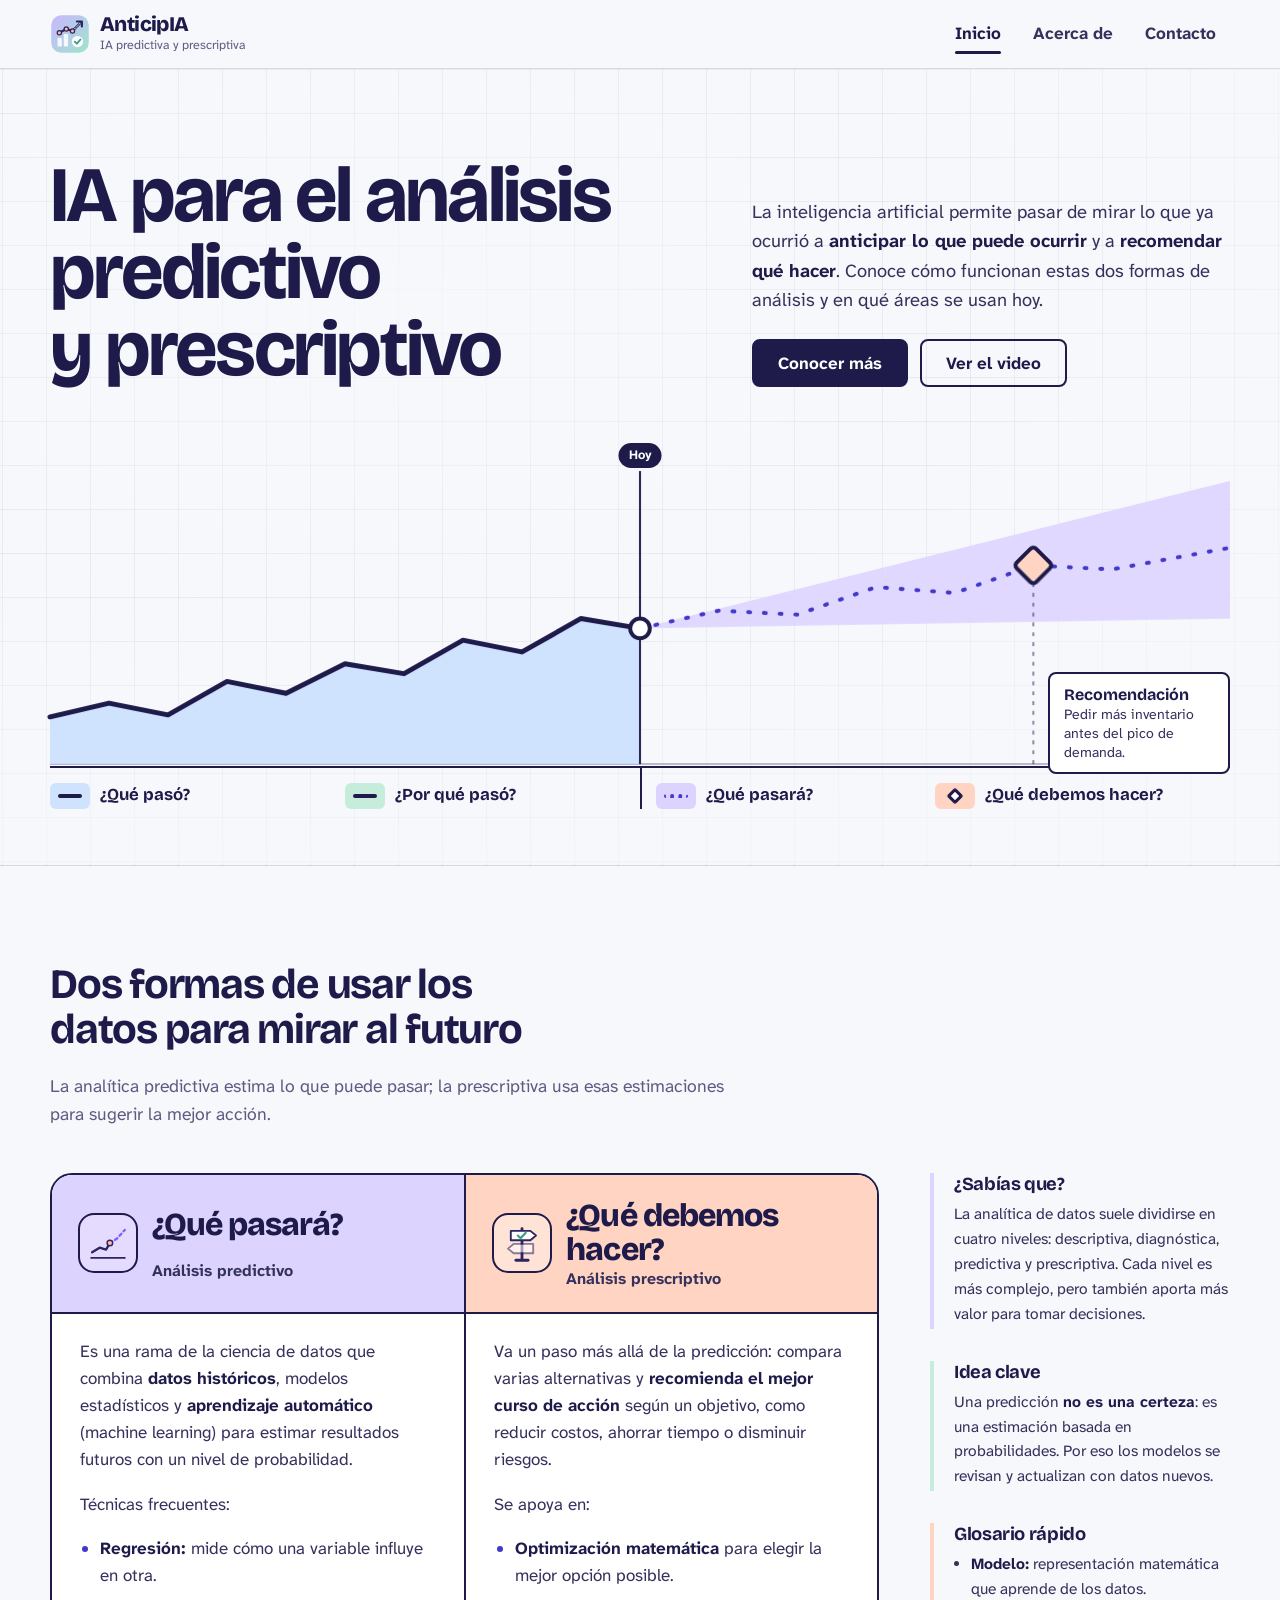
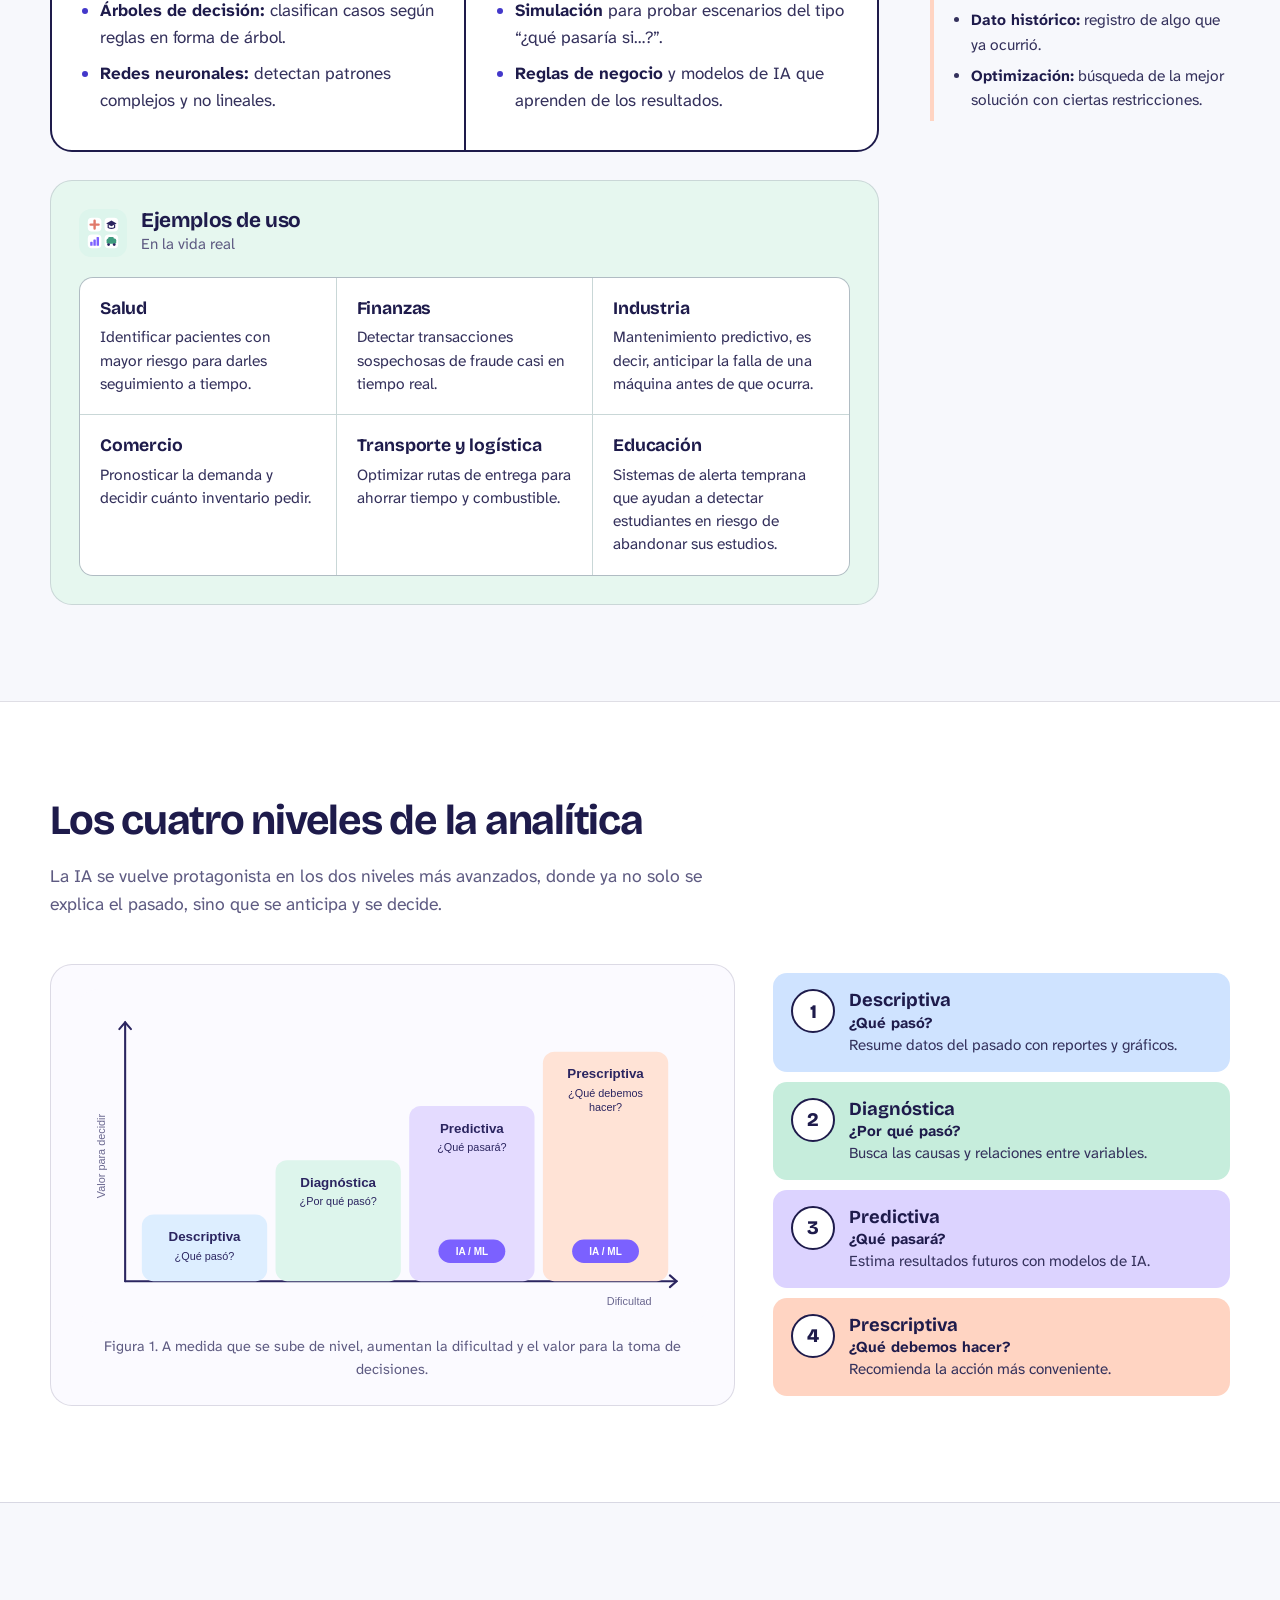
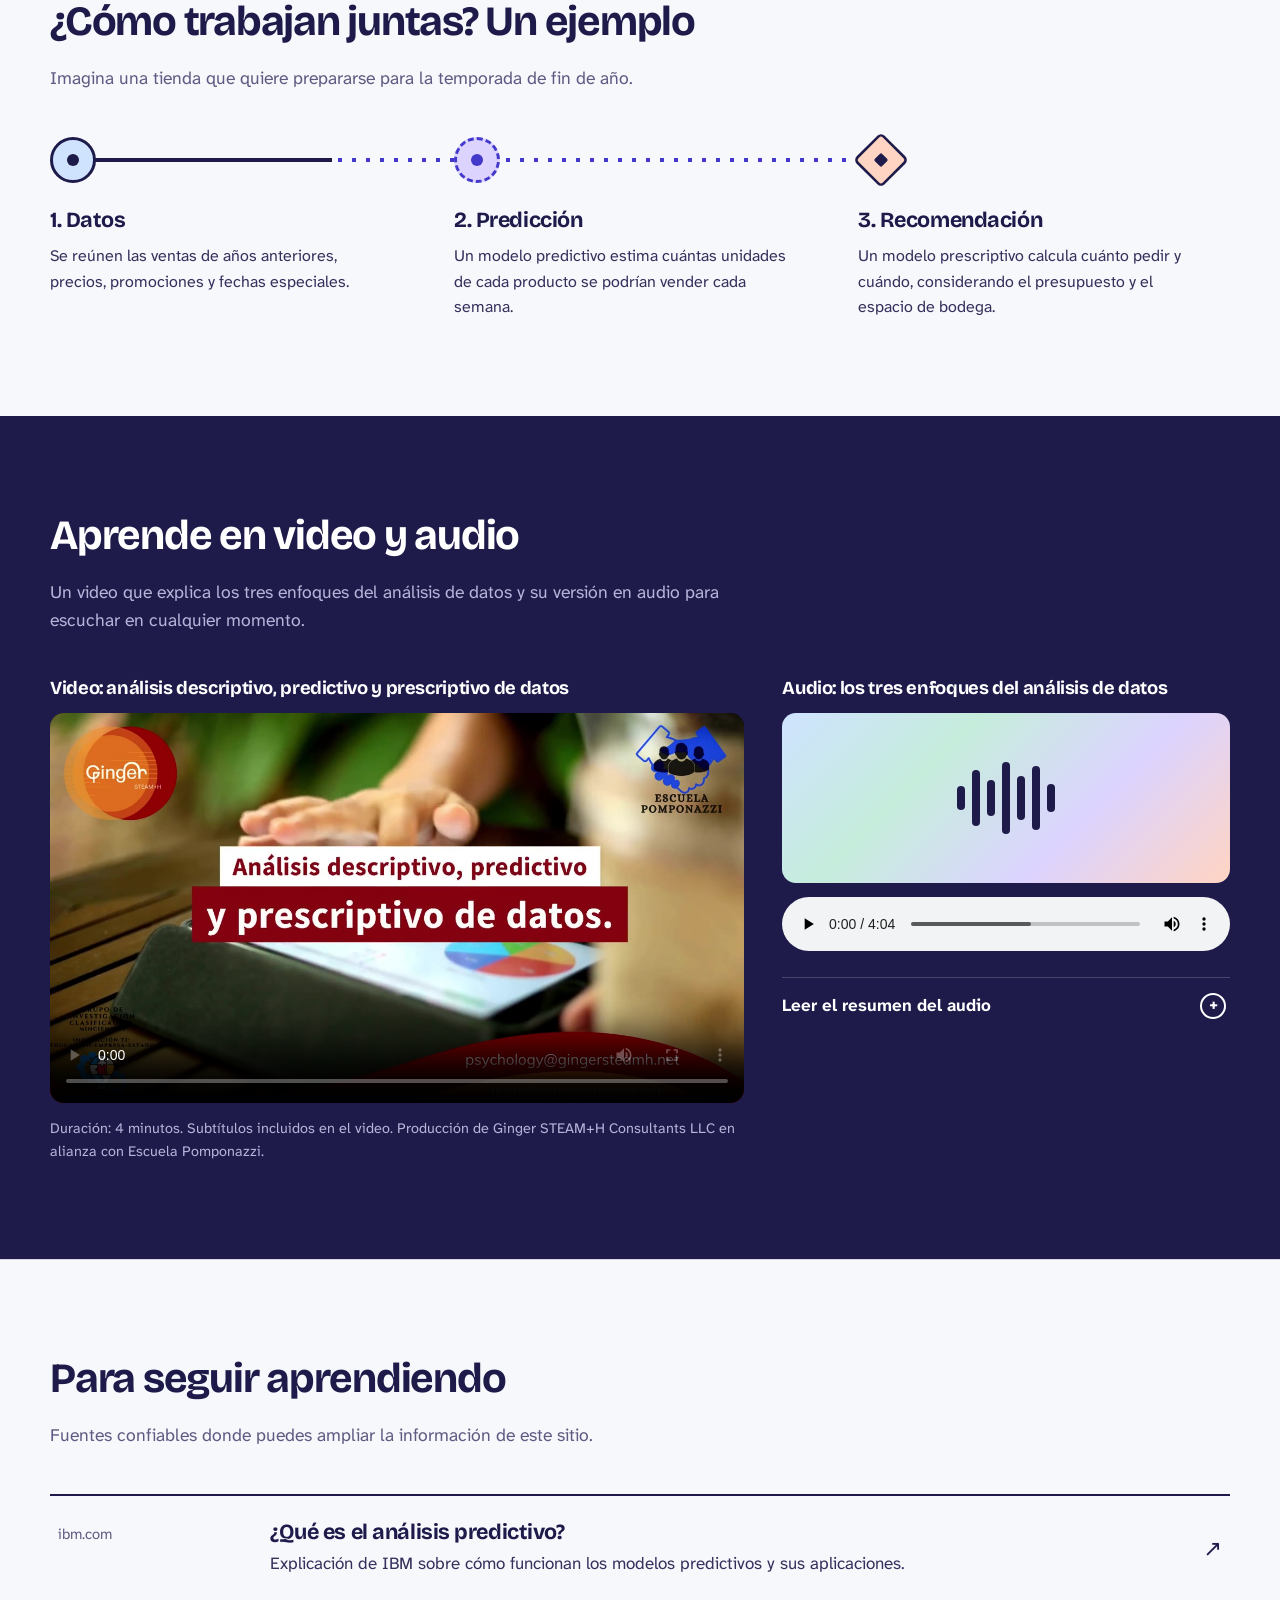
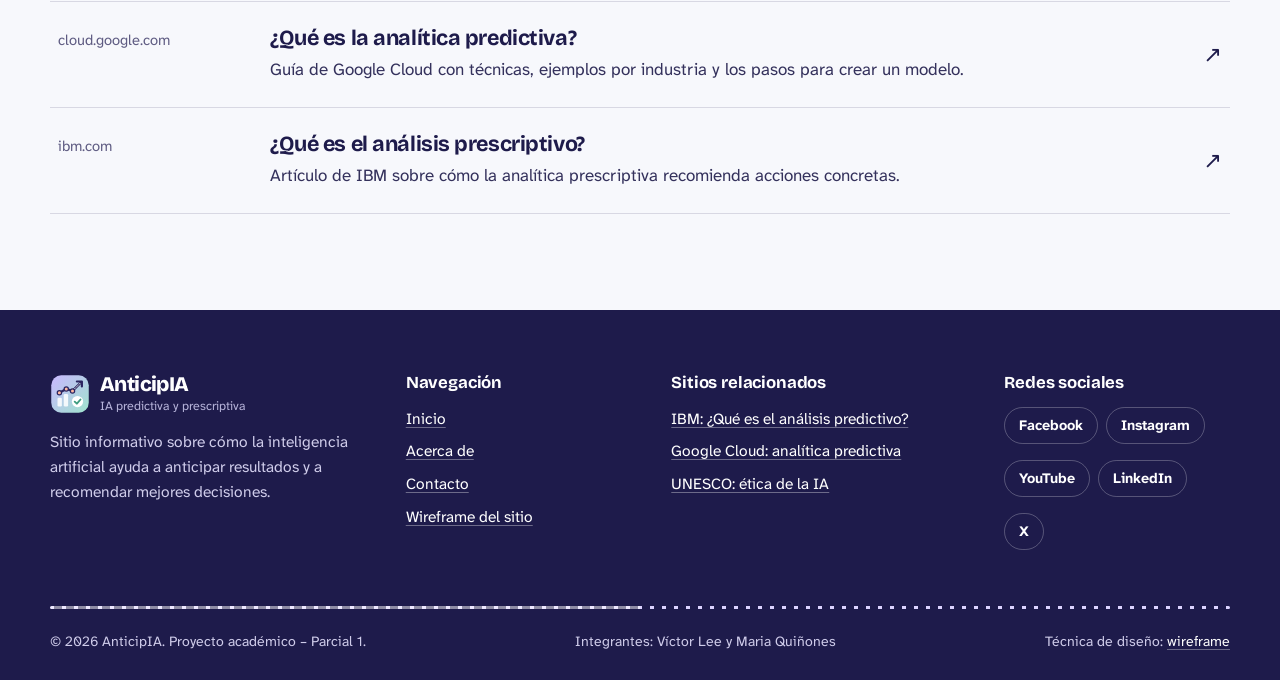
<file: index.html>
<!DOCTYPE html>
<html lang="es">
<head>
  <meta charset="UTF-8">
  <meta name="viewport" content="width=device-width, initial-scale=1.0">
  <meta name="description" content="Descubre cómo la inteligencia artificial predictiva y prescriptiva ayuda a anticipar resultados y tomar mejores decisiones.">
  <meta name="author" content="Víctor Lee y Maria Quiñones">
  <meta name="theme-color" content="#1E1B4B">
  <title>Inicio | AnticipIA - IA predictiva y prescriptiva</title>
  <link rel="icon" href="img/logo.svg" type="image/svg+xml">
  <link rel="preconnect" href="https://fonts.googleapis.com">
  <link rel="preconnect" href="https://fonts.gstatic.com" crossorigin>
  <link href="https://fonts.googleapis.com/css2?family=Atkinson+Hyperlegible+Next:ital,wght@0,400;0,700;1,400&amp;family=Bricolage+Grotesque:opsz,wght@12..96,500..800&amp;display=swap" rel="stylesheet">
  <link rel="stylesheet" href="css/estilos.css">
</head>
<body>
  <a class="saltar" href="#contenido">Saltar al contenido</a>

  <header class="encabezado">
    <div class="contenedor">
      <a class="marca" href="index.html" aria-label="AnticipIA, ir al inicio">
        <img src="img/logo.svg" alt="Logo de AnticipIA" width="40" height="40">
        <div>
          <strong>AnticipIA</strong>
          <span>IA predictiva y prescriptiva</span>
        </div>
      </a>
      <nav class="menu" aria-label="Menú principal">
        <ul>
          <li><a href="index.html" aria-current="page">Inicio</a></li>
          <li><a href="html/acerca.html">Acerca de</a></li>
          <li><a href="html/contacto.html">Contacto</a></li>
        </ul>
      </nav>
    </div>
  </header>

  <main id="contenido">
    <!-- Portada: el gráfico de pronóstico resume la idea del sitio -->
    <section class="portada" aria-labelledby="titulo-principal">
      <div class="contenedor">
        <div class="portada-texto">
          <h1 id="titulo-principal">IA para el análisis predictivo y prescriptivo</h1>
          <div>
            <p class="intro">
              La inteligencia artificial permite pasar de mirar lo que ya ocurrió a
              <strong>anticipar lo que puede ocurrir</strong> y a
              <strong>recomendar qué hacer</strong>. Conoce cómo funcionan estas dos
              formas de análisis y en qué áreas se usan hoy.
            </p>
            <div class="acciones">
              <a class="boton" href="html/acerca.html">Conocer más</a>
              <a class="boton secundario" href="#multimedia">Ver el video</a>
            </div>
          </div>
        </div>

        <figure class="pronostico">
          <span class="etiqueta-hoy" aria-hidden="true">Hoy</span>
          <svg viewBox="0 0 1200 300" role="img" aria-labelledby="graf-titulo graf-desc" preserveAspectRatio="xMidYMid meet">
            <title id="graf-titulo">Del pasado al futuro</title>
            <desc id="graf-desc">Gráfico de pronóstico: a la izquierda, una línea sólida con los datos históricos hasta hoy; a la derecha, una línea punteada con la predicción dentro de una banda de incertidumbre, y un rombo que marca el momento recomendado para actuar.</desc>
            <line class="base" x1="0" y1="298" x2="1200" y2="298"/>
            <polygon class="area-historica" points="0,298 0,250 60,236 120,248 180,214 240,226 300,196 360,206 420,172 480,184 540,150 600,160 600,298"/>
            <g class="futuro">
              <polygon class="banda" points="600,160 1200,10 1200,150"/>
              <polyline class="prediccion" points="600,160 680,142 760,146 840,118 920,124 1000,96 1080,100 1200,78"/>
              <line class="guia" x1="1000" y1="114" x2="1000" y2="298"/>
            </g>
            <line class="linea-hoy" x1="600" y1="0" x2="600" y2="298"/>
            <polyline class="historico" pathLength="1" points="0,250 60,236 120,248 180,214 240,226 300,196 360,206 420,172 480,184 540,150 600,160"/>
            <circle class="punto-hoy" cx="600" cy="160" r="10"/>
            <rect class="recomendacion" x="986" y="82" width="28" height="28" rx="4"/>
          </svg>
          <figcaption class="etiqueta-recomendacion">
            <strong>Recomendación</strong>
            Pedir más inventario antes del pico de demanda.
          </figcaption>
        </figure>

        <ul class="preguntas-clave" aria-label="Preguntas que responde la analítica">
          <li><span class="muestra cielo" aria-hidden="true"></span>¿Qué pasó?</li>
          <li><span class="muestra menta" aria-hidden="true"></span>¿Por qué pasó?</li>
          <li><span class="muestra lavanda" aria-hidden="true"></span>¿Qué pasará?</li>
          <li><span class="muestra durazno" aria-hidden="true"></span>¿Qué debemos hacer?</li>
        </ul>
      </div>
    </section>

    <!-- Conceptos clave: artículos + aside -->
    <section class="seccion" id="conceptos">
      <div class="contenedor">
        <header class="titulo-seccion">
          <h2>Dos formas de usar los datos para mirar al futuro</h2>
          <p>La analítica predictiva estima lo que puede pasar; la prescriptiva usa esas estimaciones para sugerir la mejor acción.</p>
        </header>

        <div class="con-aside">
          <div>
            <div class="comparacion">
              <article class="concepto predictivo">
                <header class="concepto-cabecera">
                  <img class="icono" src="img/icono-predictivo.svg" alt="" width="56" height="56">
                  <p class="concepto-pregunta">¿Qué pasará?</p>
                  <h3>Análisis predictivo</h3>
                </header>
                <div class="concepto-cuerpo">
                  <p>
                    Es una rama de la ciencia de datos que combina <strong>datos históricos</strong>,
                    modelos estadísticos y <strong>aprendizaje automático</strong> (machine learning)
                    para estimar resultados futuros con un nivel de probabilidad.
                  </p>
                  <p>Técnicas frecuentes:</p>
                  <ul>
                    <li><strong>Regresión:</strong> mide cómo una variable influye en otra.</li>
                    <li><strong>Árboles de decisión:</strong> clasifican casos según reglas en forma de árbol.</li>
                    <li><strong>Redes neuronales:</strong> detectan patrones complejos y no lineales.</li>
                  </ul>
                </div>
              </article>

              <article class="concepto prescriptivo">
                <header class="concepto-cabecera">
                  <img class="icono" src="img/icono-prescriptivo.svg" alt="" width="56" height="56">
                  <p class="concepto-pregunta">¿Qué debemos hacer?</p>
                  <h3>Análisis prescriptivo</h3>
                </header>
                <div class="concepto-cuerpo">
                  <p>
                    Va un paso más allá de la predicción: compara varias alternativas y
                    <strong>recomienda el mejor curso de acción</strong> según un objetivo,
                    como reducir costos, ahorrar tiempo o disminuir riesgos.
                  </p>
                  <p>Se apoya en:</p>
                  <ul>
                    <li><strong>Optimización matemática</strong> para elegir la mejor opción posible.</li>
                    <li><strong>Simulación</strong> para probar escenarios del tipo “¿qué pasaría si…?”.</li>
                    <li><strong>Reglas de negocio</strong> y modelos de IA que aprenden de los resultados.</li>
                  </ul>
                </div>
              </article>
            </div>

            <article class="ejemplos">
              <header class="ejemplos-cabecera">
                <img src="img/icono-ejemplos.svg" alt="" width="48" height="48">
                <div>
                  <h3>Ejemplos de uso</h3>
                  <p>En la vida real</p>
                </div>
              </header>
              <ul class="sectores">
                <li><strong>Salud</strong> Identificar pacientes con mayor riesgo para darles seguimiento a tiempo.</li>
                <li><strong>Finanzas</strong> Detectar transacciones sospechosas de fraude casi en tiempo real.</li>
                <li><strong>Industria</strong> Mantenimiento predictivo, es decir, anticipar la falla de una máquina antes de que ocurra.</li>
                <li><strong>Comercio</strong> Pronosticar la demanda y decidir cuánto inventario pedir.</li>
                <li><strong>Transporte y logística</strong> Optimizar rutas de entrega para ahorrar tiempo y combustible.</li>
                <li><strong>Educación</strong> Sistemas de alerta temprana que ayudan a detectar estudiantes en riesgo de abandonar sus estudios.</li>
              </ul>
            </article>
          </div>

          <aside class="lateral" aria-label="Datos complementarios">
            <section class="nota lavanda">
              <h3>¿Sabías que?</h3>
              <p>La analítica de datos suele dividirse en cuatro niveles: descriptiva, diagnóstica, predictiva y prescriptiva. Cada nivel es más complejo, pero también aporta más valor para tomar decisiones.</p>
            </section>
            <section class="nota menta">
              <h3>Idea clave</h3>
              <p>Una predicción <strong>no es una certeza</strong>: es una estimación basada en probabilidades. Por eso los modelos se revisan y actualizan con datos nuevos.</p>
            </section>
            <section class="nota durazno">
              <h3>Glosario rápido</h3>
              <ul>
                <li><strong>Modelo:</strong> representación matemática que aprende de los datos.</li>
                <li><strong>Dato histórico:</strong> registro de algo que ya ocurrió.</li>
                <li><strong>Optimización:</strong> búsqueda de la mejor solución con ciertas restricciones.</li>
              </ul>
            </section>
          </aside>
        </div>
      </div>
    </section>

    <!-- Niveles de la analítica -->
    <section class="seccion blanca" id="niveles">
      <div class="contenedor">
        <header class="titulo-seccion">
          <h2>Los cuatro niveles de la analítica</h2>
          <p>La IA se vuelve protagonista en los dos niveles más avanzados, donde ya no solo se explica el pasado, sino que se anticipa y se decide.</p>
        </header>

        <div class="niveles-cuerpo">
        <figure class="figura">
          <img src="img/escalera-analitica.svg" alt="Escalera con los niveles descriptivo, diagnóstico, predictivo y prescriptivo; a mayor nivel, mayor dificultad y mayor valor" width="760" height="400">
          <figcaption>Figura 1. A medida que se sube de nivel, aumentan la dificultad y el valor para la toma de decisiones.</figcaption>
        </figure>

        <ol class="niveles">
          <li class="fondo-cielo"><strong>Descriptiva</strong> <em>¿Qué pasó?</em> <span>Resume datos del pasado con reportes y gráficos.</span></li>
          <li class="fondo-menta"><strong>Diagnóstica</strong> <em>¿Por qué pasó?</em> <span>Busca las causas y relaciones entre variables.</span></li>
          <li class="fondo-lavanda"><strong>Predictiva</strong> <em>¿Qué pasará?</em> <span>Estima resultados futuros con modelos de IA.</span></li>
          <li class="fondo-durazno"><strong>Prescriptiva</strong> <em>¿Qué debemos hacer?</em> <span>Recomienda la acción más conveniente.</span></li>
        </ol>
        </div>
      </div>
    </section>

    <!-- Ejemplo paso a paso -->
    <section class="seccion" id="ejemplo">
      <div class="contenedor">
        <header class="titulo-seccion">
          <h2>¿Cómo trabajan juntas? Un ejemplo</h2>
          <p>Imagina una tienda que quiere prepararse para la temporada de fin de año.</p>
        </header>
        <article>
          <ol class="pasos">
            <li>
              <span class="paso-marca" aria-hidden="true"></span>
              <strong>1. Datos</strong>
              <p>Se reúnen las ventas de años anteriores, precios, promociones y fechas especiales.</p>
            </li>
            <li>
              <span class="paso-marca" aria-hidden="true"></span>
              <strong>2. Predicción</strong>
              <p>Un modelo predictivo estima cuántas unidades de cada producto se podrían vender cada semana.</p>
            </li>
            <li>
              <span class="paso-marca" aria-hidden="true"></span>
              <strong>3. Recomendación</strong>
              <p>Un modelo prescriptivo calcula cuánto pedir y cuándo, considerando el presupuesto y el espacio de bodega.</p>
            </li>
          </ol>
        </article>
      </div>
    </section>

    <!-- Multimedia -->
    <section class="seccion oscura" id="multimedia">
      <div class="contenedor">
        <header class="titulo-seccion">
          <h2>Aprende en video y audio</h2>
          <p>Un video que explica los tres enfoques del análisis de datos y su versión en audio para escuchar en cualquier momento.</p>
        </header>

        <div class="multimedia">
          <article class="medio">
            <h3>Video: análisis descriptivo, predictivo y prescriptivo de datos</h3>
            <video controls preload="metadata" poster="img/poster-video.jpg" width="1280" height="720">
              <source src="img/media/video-ia-predictiva-prescriptiva.mp4" type="video/mp4">
              Tu navegador no puede reproducir video HTML5.
            </video>
            <p class="nota-video">Duración: 4 minutos. Subtítulos incluidos en el video. Producción de Ginger STEAM+H Consultants LLC en alianza con Escuela Pomponazzi.</p>
          </article>

          <article class="medio">
            <h3>Audio: los tres enfoques del análisis de datos</h3>
            <div class="reproductor-audio" aria-hidden="true">
              <div class="ondas"><span></span><span></span><span></span><span></span><span></span><span></span><span></span></div>
            </div>
            <audio controls preload="metadata">
              <source src="img/media/audio-analisis-de-datos.mp3" type="audio/mpeg">
              Tu navegador no puede reproducir audio HTML5.
            </audio>
            <details>
              <summary>Leer el resumen del audio</summary>
              <p><strong>Descriptivo:</strong> es el punto de partida. Resume los datos con estadísticas como medias, medianas y desviaciones estándar, usa gráficos (histogramas, barras, dispersión) para ver patrones y detecta valores atípicos para entender el estado actual.</p>
              <p><strong>Predictivo:</strong> usa algoritmos y técnicas estadísticas para predecir eventos o tendencias a partir de datos históricos; valida los modelos con datos de prueba y aplica análisis de series temporales y segmentación de clientes.</p>
              <p><strong>Prescriptivo:</strong> va un paso más allá y recomienda acciones concretas mediante optimización, aprendizaje automático, simulación de escenarios y recomendaciones personalizadas.</p>
              <p>Juntos, los tres enfoques permiten comprender el presente, anticipar el futuro y tomar decisiones informadas.</p>
            </details>
          </article>
        </div>
      </div>
    </section>

    <!-- Enlaces externos -->
    <section class="seccion" id="recursos">
      <div class="contenedor">
        <header class="titulo-seccion">
          <h2>Para seguir aprendiendo</h2>
          <p>Fuentes confiables donde puedes ampliar la información de este sitio.</p>
        </header>
        <ul class="recursos">
          <li>
            <a href="https://www.ibm.com/think/topics/predictive-analytics" target="_blank" rel="noopener noreferrer">
              <span class="dominio">ibm.com</span>
              <strong>¿Qué es el análisis predictivo?</strong>
              <span class="descripcion">Explicación de IBM sobre cómo funcionan los modelos predictivos y sus aplicaciones.</span>
              <span class="externo" aria-hidden="true">↗</span>
              <span class="solo-lector">(se abre en otra pestaña)</span>
            </a>
          </li>
          <li>
            <a href="https://cloud.google.com/learn/what-is-predictive-analytics?hl=es-419" target="_blank" rel="noopener noreferrer">
              <span class="dominio">cloud.google.com</span>
              <strong>¿Qué es la analítica predictiva?</strong>
              <span class="descripcion">Guía de Google Cloud con técnicas, ejemplos por industria y los pasos para crear un modelo.</span>
              <span class="externo" aria-hidden="true">↗</span>
              <span class="solo-lector">(se abre en otra pestaña)</span>
            </a>
          </li>
          <li>
            <a href="https://www.ibm.com/think/topics/prescriptive-analytics" target="_blank" rel="noopener noreferrer">
              <span class="dominio">ibm.com</span>
              <strong>¿Qué es el análisis prescriptivo?</strong>
              <span class="descripcion">Artículo de IBM sobre cómo la analítica prescriptiva recomienda acciones concretas.</span>
              <span class="externo" aria-hidden="true">↗</span>
              <span class="solo-lector">(se abre en otra pestaña)</span>
            </a>
          </li>
        </ul>
      </div>
    </section>
  </main>

  <footer class="pie">
    <div class="contenedor">
      <div class="pie-columnas">
        <section>
          <a class="marca" href="index.html">
            <img src="img/logo.svg" alt="" width="40" height="40">
            <div>
              <strong>AnticipIA</strong>
              <span>IA predictiva y prescriptiva</span>
            </div>
          </a>
          <p>Sitio informativo sobre cómo la inteligencia artificial ayuda a anticipar resultados y a recomendar mejores decisiones.</p>
        </section>

        <nav aria-label="Navegación del pie">
          <h2>Navegación</h2>
          <ul>
            <li><a href="index.html">Inicio</a></li>
            <li><a href="html/acerca.html">Acerca de</a></li>
            <li><a href="html/contacto.html">Contacto</a></li>
            <li><a href="html/wireframe.html">Wireframe del sitio</a></li>
          </ul>
        </nav>

        <section>
          <h2>Sitios relacionados</h2>
          <ul>
            <li><a href="https://www.ibm.com/think/topics/predictive-analytics" target="_blank" rel="noopener noreferrer">IBM: ¿Qué es el análisis predictivo?</a></li>
            <li><a href="https://cloud.google.com/learn/what-is-predictive-analytics?hl=es-419" target="_blank" rel="noopener noreferrer">Google Cloud: analítica predictiva</a></li>
            <li><a href="https://www.unesco.org/en/artificial-intelligence/recommendation-ethics" target="_blank" rel="noopener noreferrer">UNESCO: ética de la IA</a></li>
          </ul>
        </section>

        <section>
          <h2>Redes sociales</h2>
          <ul class="redes-lista">
            <li><a href="https://www.facebook.com/" target="_blank" rel="noopener noreferrer">Facebook</a></li>
            <li><a href="https://www.instagram.com/" target="_blank" rel="noopener noreferrer">Instagram</a></li>
            <li><a href="https://www.youtube.com/" target="_blank" rel="noopener noreferrer">YouTube</a></li>
            <li><a href="https://www.linkedin.com/" target="_blank" rel="noopener noreferrer">LinkedIn</a></li>
            <li><a href="https://x.com/" target="_blank" rel="noopener noreferrer">X</a></li>
          </ul>
        </section>
      </div>

      <div class="pie-inferior">
        <p>&copy; 2026 AnticipIA. Proyecto académico &ndash; Parcial 1.</p>
        <p>Integrantes: Víctor Lee y Maria Quiñones</p>
        <p>Técnica de diseño: <a href="html/wireframe.html">wireframe</a></p>
      </div>
    </div>
  </footer>
</body>
</html>
</file>
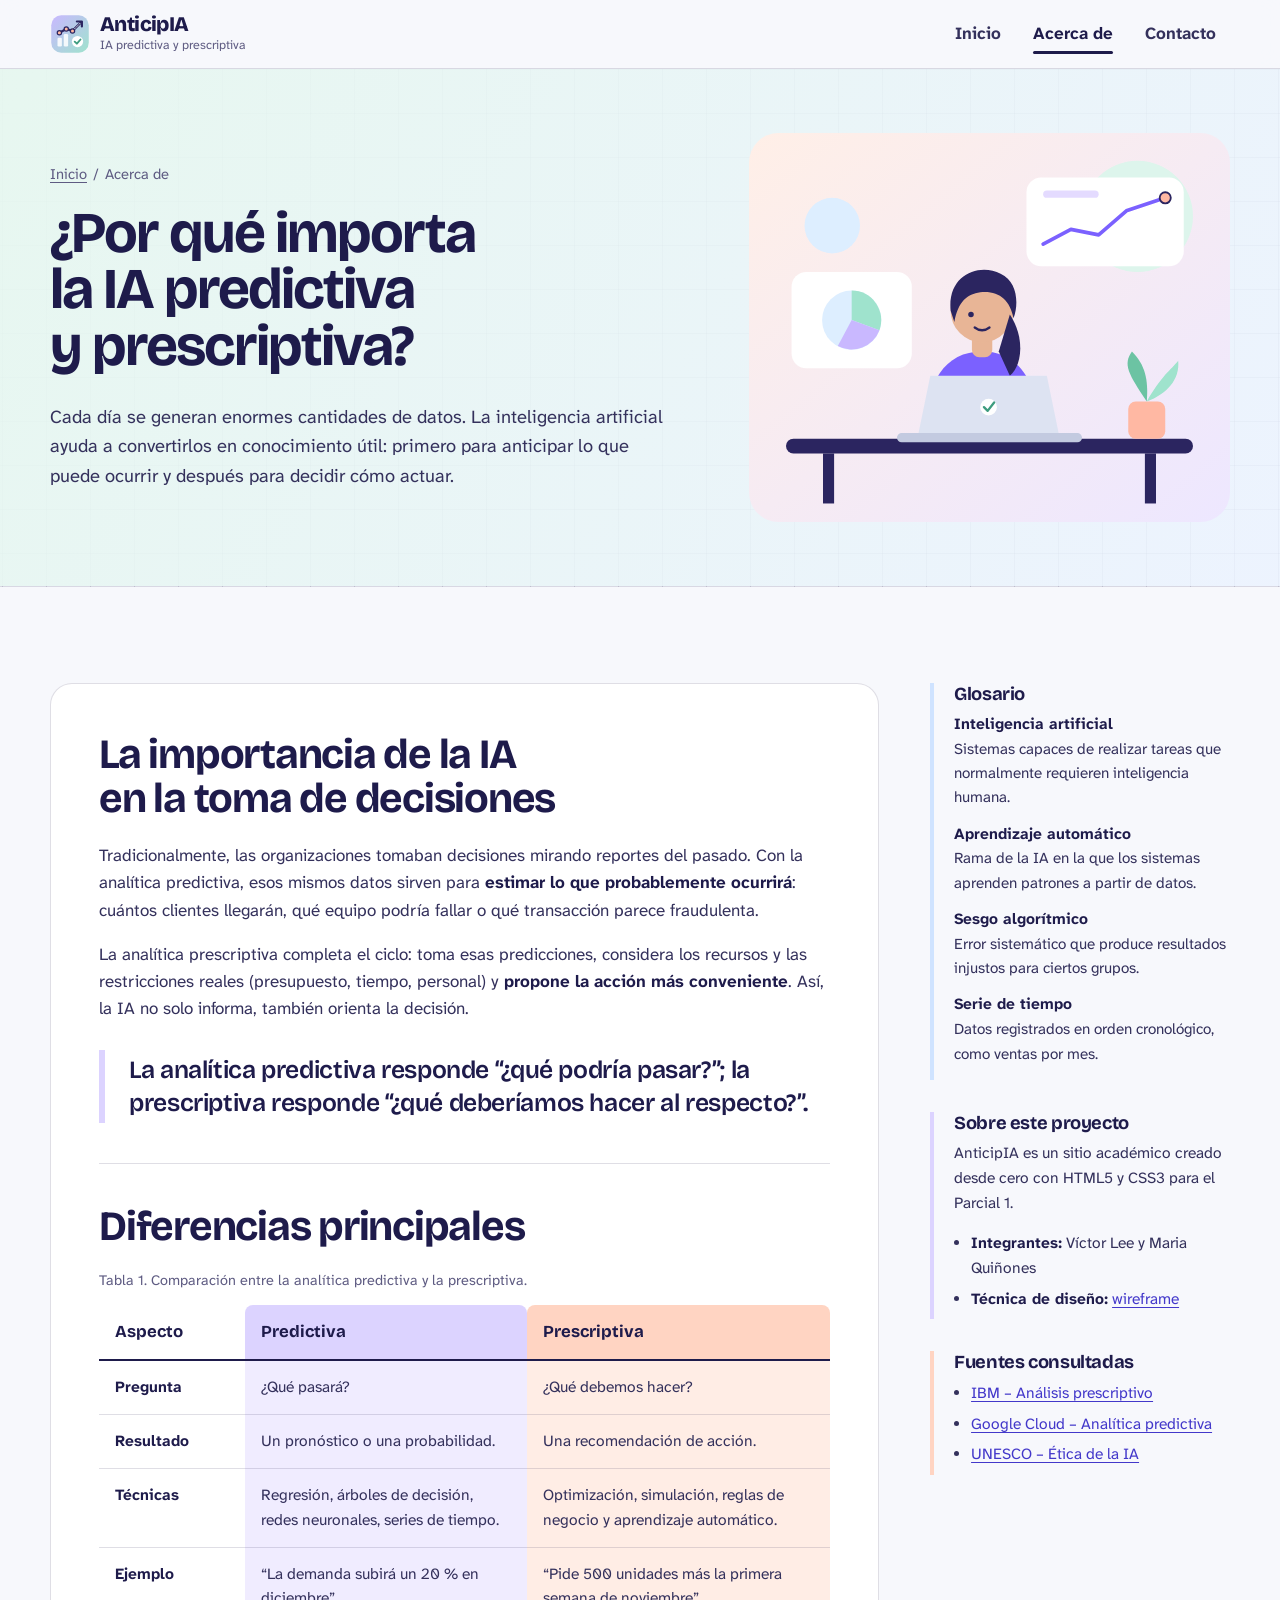
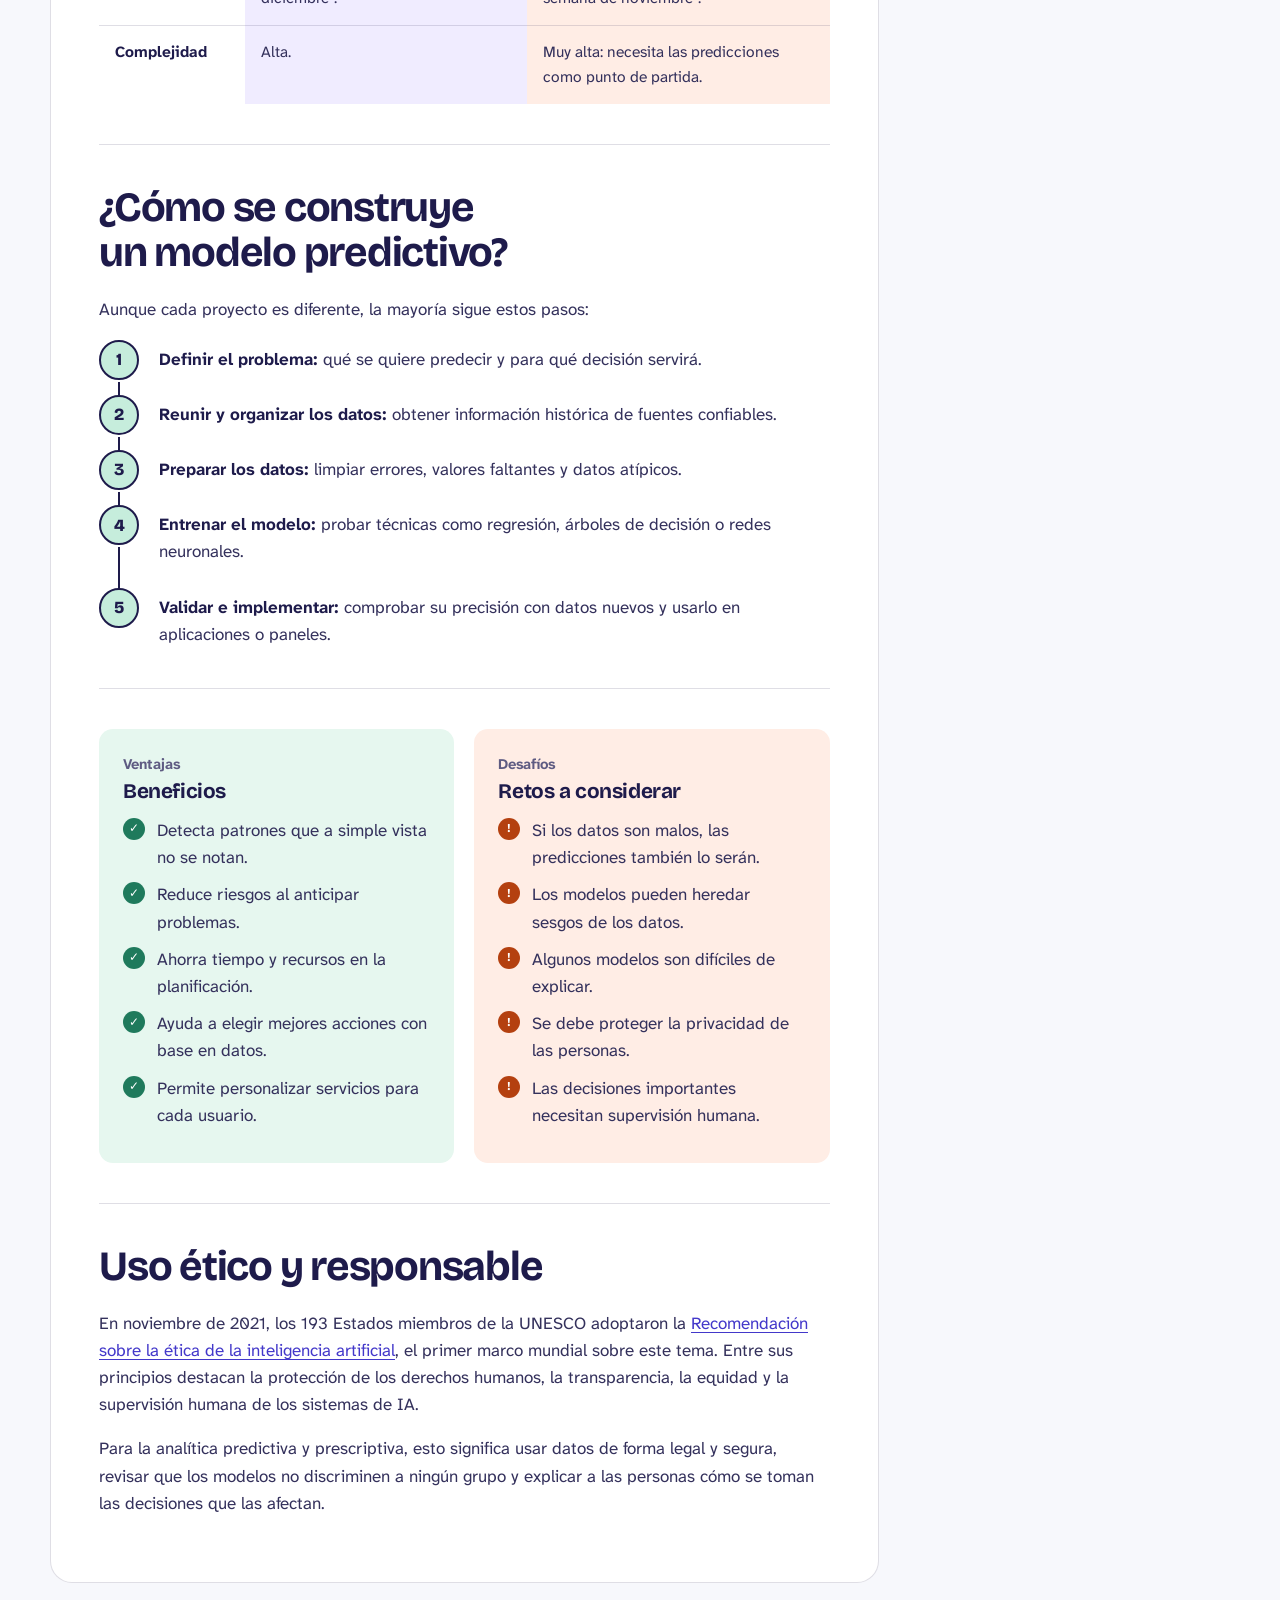
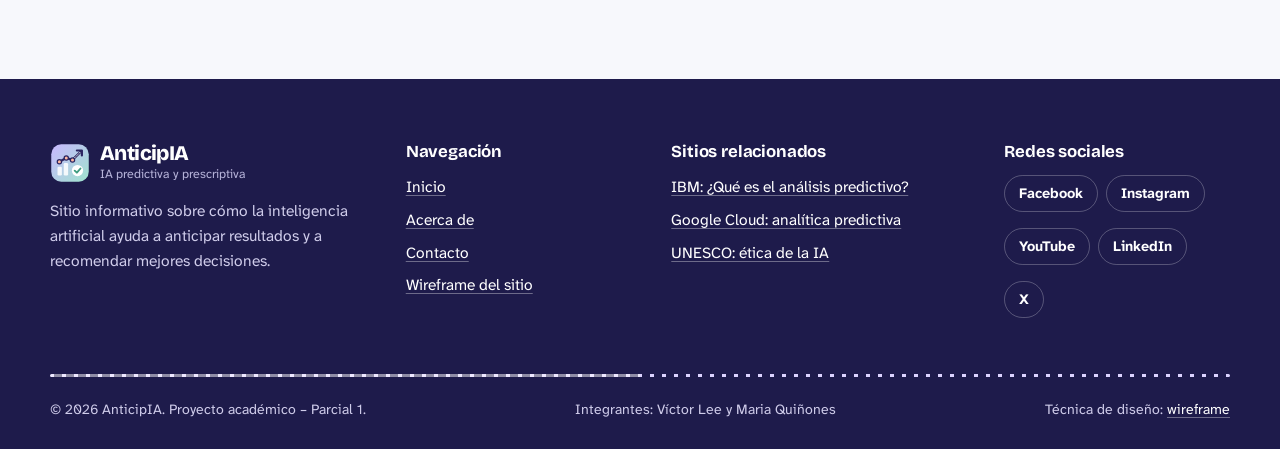
<file: html/acerca.html>
<!DOCTYPE html>
<html lang="es">
<head>
  <meta charset="UTF-8">
  <meta name="viewport" content="width=device-width, initial-scale=1.0">
  <meta name="description" content="Importancia, diferencias, proceso, ventajas y ética de la IA predictiva y prescriptiva.">
  <meta name="author" content="Víctor Lee y Maria Quiñones">
  <meta name="theme-color" content="#1E1B4B">
  <title>Acerca de | AnticipIA</title>
  <link rel="icon" href="../img/logo.svg" type="image/svg+xml">
  <link rel="preconnect" href="https://fonts.googleapis.com">
  <link rel="preconnect" href="https://fonts.gstatic.com" crossorigin>
  <link href="https://fonts.googleapis.com/css2?family=Atkinson+Hyperlegible+Next:ital,wght@0,400;0,700;1,400&amp;family=Bricolage+Grotesque:opsz,wght@12..96,500..800&amp;display=swap" rel="stylesheet">
  <link rel="stylesheet" href="../css/estilos.css">
</head>
<body>
  <a class="saltar" href="#contenido">Saltar al contenido</a>

  <header class="encabezado">
    <div class="contenedor">
      <a class="marca" href="../index.html" aria-label="AnticipIA, ir al inicio">
        <img src="../img/logo.svg" alt="Logo de AnticipIA" width="40" height="40">
        <div>
          <strong>AnticipIA</strong>
          <span>IA predictiva y prescriptiva</span>
        </div>
      </a>
      <nav class="menu" aria-label="Menú principal">
        <ul>
          <li><a href="../index.html">Inicio</a></li>
          <li><a href="acerca.html" aria-current="page">Acerca de</a></li>
          <li><a href="contacto.html">Contacto</a></li>
        </ul>
      </nav>
    </div>
  </header>

  <main id="contenido">
    <section class="portada interna menta">
      <div class="contenedor">
        <div>
          <nav aria-label="Ruta de navegación"><p class="migas"><a href="../index.html">Inicio</a><span aria-hidden="true">/</span>Acerca de</p></nav>
          <h1>¿Por qué importa la IA predictiva y prescriptiva?</h1>
          <p class="intro">Cada día se generan enormes cantidades de datos. La inteligencia artificial ayuda a convertirlos en conocimiento útil: primero para anticipar lo que puede ocurrir y después para decidir cómo actuar.</p>
        </div>
        <figure>
          <img src="../img/persona-datos.svg" alt="Ilustración de una analista trabajando en su computadora con gráficas y predicciones a su alrededor" width="520" height="420">
        </figure>
      </div>
    </section>

    <section class="seccion">
      <div class="contenedor con-aside">
        <div class="hoja">
          <!-- Importancia -->
          <article class="bloque" id="importancia">
            <h2>La importancia de la IA en la toma de decisiones</h2>
            <p>
              Tradicionalmente, las organizaciones tomaban decisiones mirando reportes del pasado.
              Con la analítica predictiva, esos mismos datos sirven para <strong>estimar lo que
              probablemente ocurrirá</strong>: cuántos clientes llegarán, qué equipo podría fallar o
              qué transacción parece fraudulenta.
            </p>
            <p>
              La analítica prescriptiva completa el ciclo: toma esas predicciones, considera los
              recursos y las restricciones reales (presupuesto, tiempo, personal) y
              <strong>propone la acción más conveniente</strong>. Así, la IA no solo informa,
              también orienta la decisión.
            </p>
            <blockquote>
              La analítica predictiva responde “¿qué podría pasar?”; la prescriptiva responde “¿qué deberíamos hacer al respecto?”.
            </blockquote>
          </article>

          <!-- Comparación -->
          <article class="bloque ancho" id="diferencias">
            <h2>Diferencias principales</h2>
            <div class="tabla-contenedor">
              <table>
                <caption>Tabla 1. Comparación entre la analítica predictiva y la prescriptiva.</caption>
                <thead>
                  <tr>
                    <th scope="col">Aspecto</th>
                    <th scope="col">Predictiva</th>
                    <th scope="col">Prescriptiva</th>
                  </tr>
                </thead>
                <tbody>
                  <tr>
                    <th scope="row">Pregunta</th>
                    <td>¿Qué pasará?</td>
                    <td>¿Qué debemos hacer?</td>
                  </tr>
                  <tr>
                    <th scope="row">Resultado</th>
                    <td>Un pronóstico o una probabilidad.</td>
                    <td>Una recomendación de acción.</td>
                  </tr>
                  <tr>
                    <th scope="row">Técnicas</th>
                    <td>Regresión, árboles de decisión, redes neuronales, series de tiempo.</td>
                    <td>Optimización, simulación, reglas de negocio y aprendizaje automático.</td>
                  </tr>
                  <tr>
                    <th scope="row">Ejemplo</th>
                    <td>“La demanda subirá un 20&nbsp;% en diciembre”.</td>
                    <td>“Pide 500 unidades más la primera semana de noviembre”.</td>
                  </tr>
                  <tr>
                    <th scope="row">Complejidad</th>
                    <td>Alta.</td>
                    <td>Muy alta: necesita las predicciones como punto de partida.</td>
                  </tr>
                </tbody>
              </table>
            </div>
          </article>

          <!-- Proceso -->
          <article class="bloque" id="proceso">
            <h2>¿Cómo se construye un modelo predictivo?</h2>
            <p>Aunque cada proyecto es diferente, la mayoría sigue estos pasos:</p>
            <ol class="lista-proceso">
              <li><strong>Definir el problema:</strong> qué se quiere predecir y para qué decisión servirá.</li>
              <li><strong>Reunir y organizar los datos:</strong> obtener información histórica de fuentes confiables.</li>
              <li><strong>Preparar los datos:</strong> limpiar errores, valores faltantes y datos atípicos.</li>
              <li><strong>Entrenar el modelo:</strong> probar técnicas como regresión, árboles de decisión o redes neuronales.</li>
              <li><strong>Validar e implementar:</strong> comprobar su precisión con datos nuevos y usarlo en aplicaciones o paneles.</li>
            </ol>
          </article>

          <!-- Ventajas y desafíos -->
          <div class="duo">
            <article class="columna ventajas">
              <p class="columna-tipo">Ventajas</p>
              <h3>Beneficios</h3>
              <ul class="lista-check">
                <li>Detecta patrones que a simple vista no se notan.</li>
                <li>Reduce riesgos al anticipar problemas.</li>
                <li>Ahorra tiempo y recursos en la planificación.</li>
                <li>Ayuda a elegir mejores acciones con base en datos.</li>
                <li>Permite personalizar servicios para cada usuario.</li>
              </ul>
            </article>
            <article class="columna desafios">
              <p class="columna-tipo">Desafíos</p>
              <h3>Retos a considerar</h3>
              <ul class="lista-check lista-alerta">
                <li>Si los datos son malos, las predicciones también lo serán.</li>
                <li>Los modelos pueden heredar sesgos de los datos.</li>
                <li>Algunos modelos son difíciles de explicar.</li>
                <li>Se debe proteger la privacidad de las personas.</li>
                <li>Las decisiones importantes necesitan supervisión humana.</li>
              </ul>
            </article>
          </div>

          <!-- Ética -->
          <article class="bloque" id="etica">
            <h2>Uso ético y responsable</h2>
            <p>
              En noviembre de 2021, los 193 Estados miembros de la UNESCO adoptaron la
              <a href="https://www.unesco.org/en/artificial-intelligence/recommendation-ethics" target="_blank" rel="noopener noreferrer">Recomendación sobre la ética de la inteligencia artificial</a>,
              el primer marco mundial sobre este tema. Entre sus principios destacan la protección de los
              derechos humanos, la transparencia, la equidad y la supervisión humana de los sistemas de IA.
            </p>
            <p>
              Para la analítica predictiva y prescriptiva, esto significa usar datos de forma legal y
              segura, revisar que los modelos no discriminen a ningún grupo y explicar a las personas
              cómo se toman las decisiones que las afectan.
            </p>
          </article>
        </div>

        <aside class="lateral" aria-label="Información complementaria">
          <section class="nota cielo">
            <h3>Glosario</h3>
            <dl>
              <dt>Inteligencia artificial</dt>
              <dd>Sistemas capaces de realizar tareas que normalmente requieren inteligencia humana.</dd>
              <dt>Aprendizaje automático</dt>
              <dd>Rama de la IA en la que los sistemas aprenden patrones a partir de datos.</dd>
              <dt>Sesgo algorítmico</dt>
              <dd>Error sistemático que produce resultados injustos para ciertos grupos.</dd>
              <dt>Serie de tiempo</dt>
              <dd>Datos registrados en orden cronológico, como ventas por mes.</dd>
            </dl>
          </section>

          <section class="nota lavanda">
            <h3>Sobre este proyecto</h3>
            <p>AnticipIA es un sitio académico creado desde cero con HTML5 y CSS3 para el Parcial 1.</p>
            <ul>
              <li><strong>Integrantes:</strong> Víctor Lee y Maria Quiñones</li>
              <li><strong>Técnica de diseño:</strong> <a href="wireframe.html">wireframe</a></li>
            </ul>
          </section>

          <section class="nota durazno">
            <h3>Fuentes consultadas</h3>
            <ul>
              <li><a href="https://www.ibm.com/think/topics/prescriptive-analytics" target="_blank" rel="noopener noreferrer">IBM – Análisis prescriptivo</a></li>
              <li><a href="https://cloud.google.com/learn/what-is-predictive-analytics?hl=es-419" target="_blank" rel="noopener noreferrer">Google Cloud – Analítica predictiva</a></li>
              <li><a href="https://www.unesco.org/en/artificial-intelligence/recommendation-ethics" target="_blank" rel="noopener noreferrer">UNESCO – Ética de la IA</a></li>
            </ul>
          </section>
        </aside>
      </div>
    </section>
  </main>

  <footer class="pie">
    <div class="contenedor">
      <div class="pie-columnas">
        <section>
          <a class="marca" href="../index.html">
            <img src="../img/logo.svg" alt="" width="40" height="40">
            <div>
              <strong>AnticipIA</strong>
              <span>IA predictiva y prescriptiva</span>
            </div>
          </a>
          <p>Sitio informativo sobre cómo la inteligencia artificial ayuda a anticipar resultados y a recomendar mejores decisiones.</p>
        </section>

        <nav aria-label="Navegación del pie">
          <h2>Navegación</h2>
          <ul>
            <li><a href="../index.html">Inicio</a></li>
            <li><a href="acerca.html">Acerca de</a></li>
            <li><a href="contacto.html">Contacto</a></li>
            <li><a href="wireframe.html">Wireframe del sitio</a></li>
          </ul>
        </nav>

        <section>
          <h2>Sitios relacionados</h2>
          <ul>
            <li><a href="https://www.ibm.com/think/topics/predictive-analytics" target="_blank" rel="noopener noreferrer">IBM: ¿Qué es el análisis predictivo?</a></li>
            <li><a href="https://cloud.google.com/learn/what-is-predictive-analytics?hl=es-419" target="_blank" rel="noopener noreferrer">Google Cloud: analítica predictiva</a></li>
            <li><a href="https://www.unesco.org/en/artificial-intelligence/recommendation-ethics" target="_blank" rel="noopener noreferrer">UNESCO: ética de la IA</a></li>
          </ul>
        </section>

        <section>
          <h2>Redes sociales</h2>
          <ul class="redes-lista">
            <li><a href="https://www.facebook.com/" target="_blank" rel="noopener noreferrer">Facebook</a></li>
            <li><a href="https://www.instagram.com/" target="_blank" rel="noopener noreferrer">Instagram</a></li>
            <li><a href="https://www.youtube.com/" target="_blank" rel="noopener noreferrer">YouTube</a></li>
            <li><a href="https://www.linkedin.com/" target="_blank" rel="noopener noreferrer">LinkedIn</a></li>
            <li><a href="https://x.com/" target="_blank" rel="noopener noreferrer">X</a></li>
          </ul>
        </section>
      </div>

      <div class="pie-inferior">
        <p>&copy; 2026 AnticipIA. Proyecto académico &ndash; Parcial 1.</p>
        <p>Integrantes: Víctor Lee y Maria Quiñones</p>
        <p>Técnica de diseño: <a href="wireframe.html">wireframe</a></p>
      </div>
    </div>
  </footer>
</body>
</html>
</file>
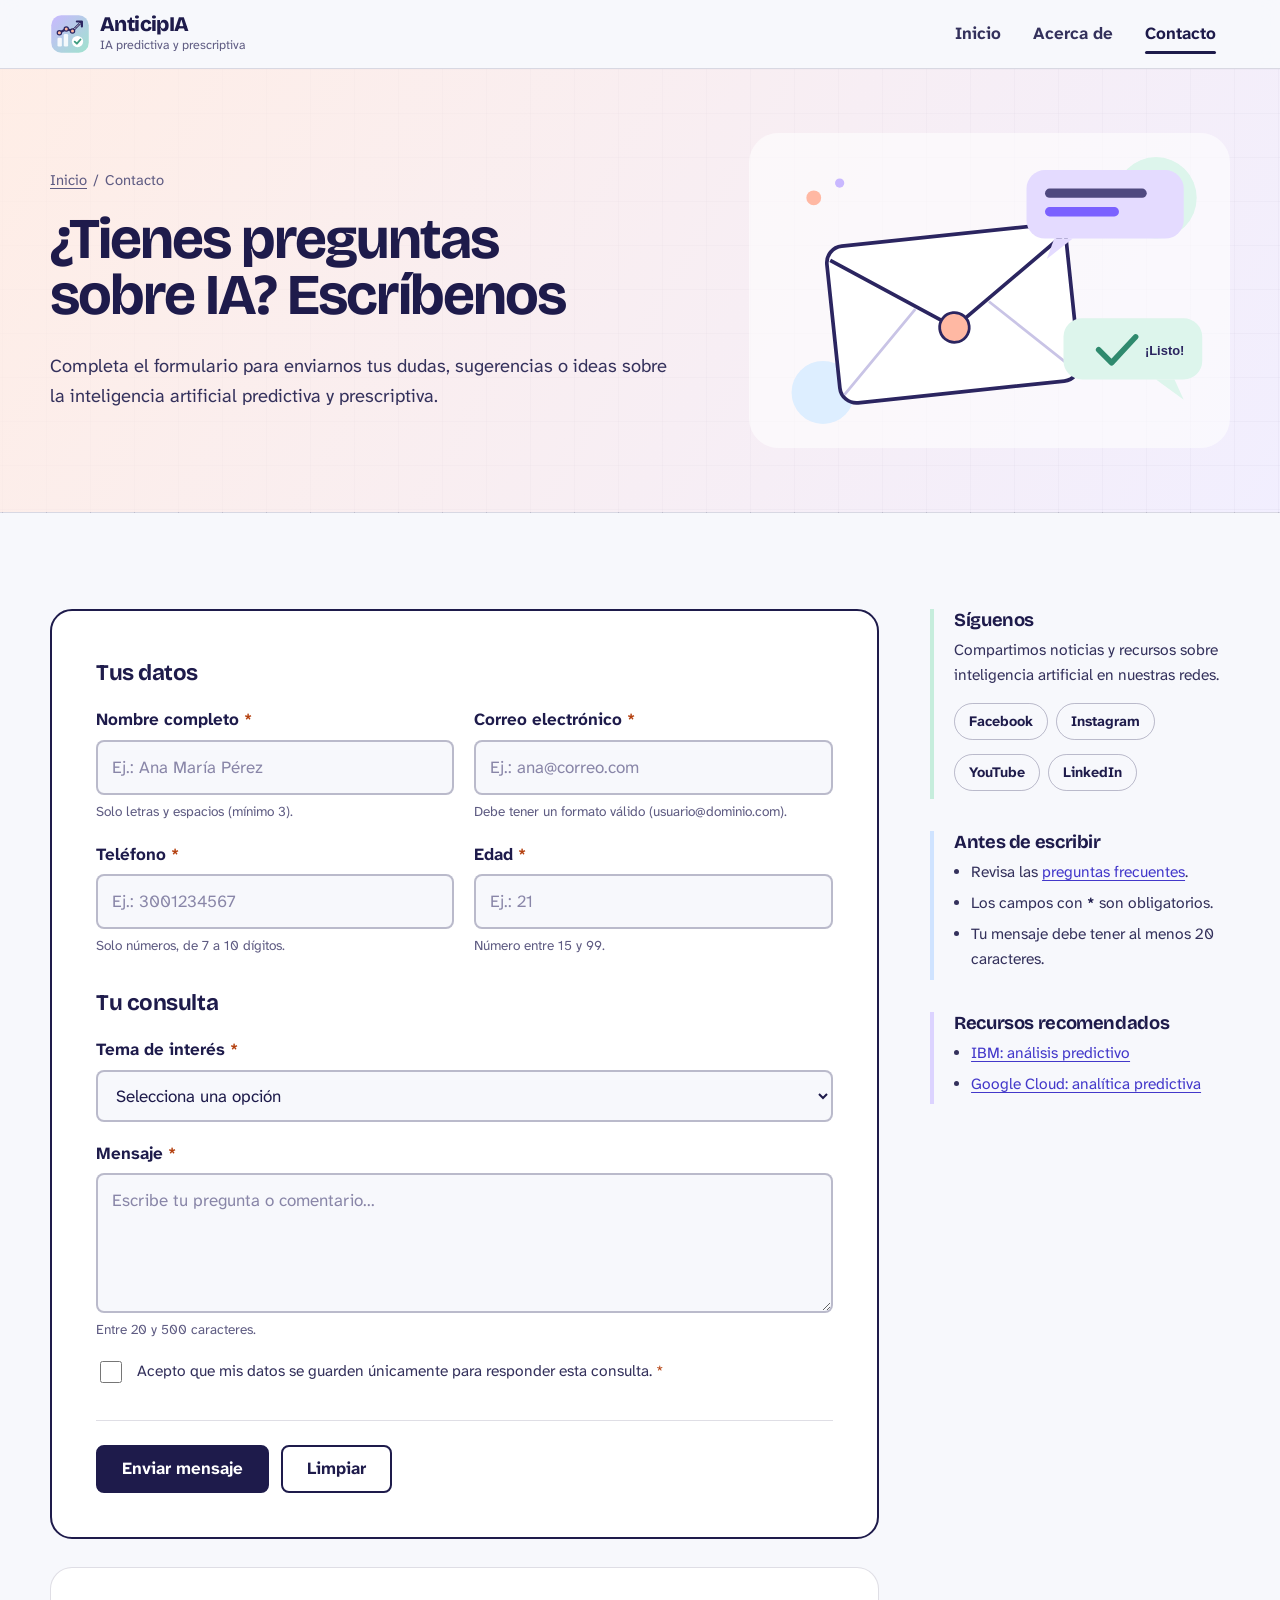
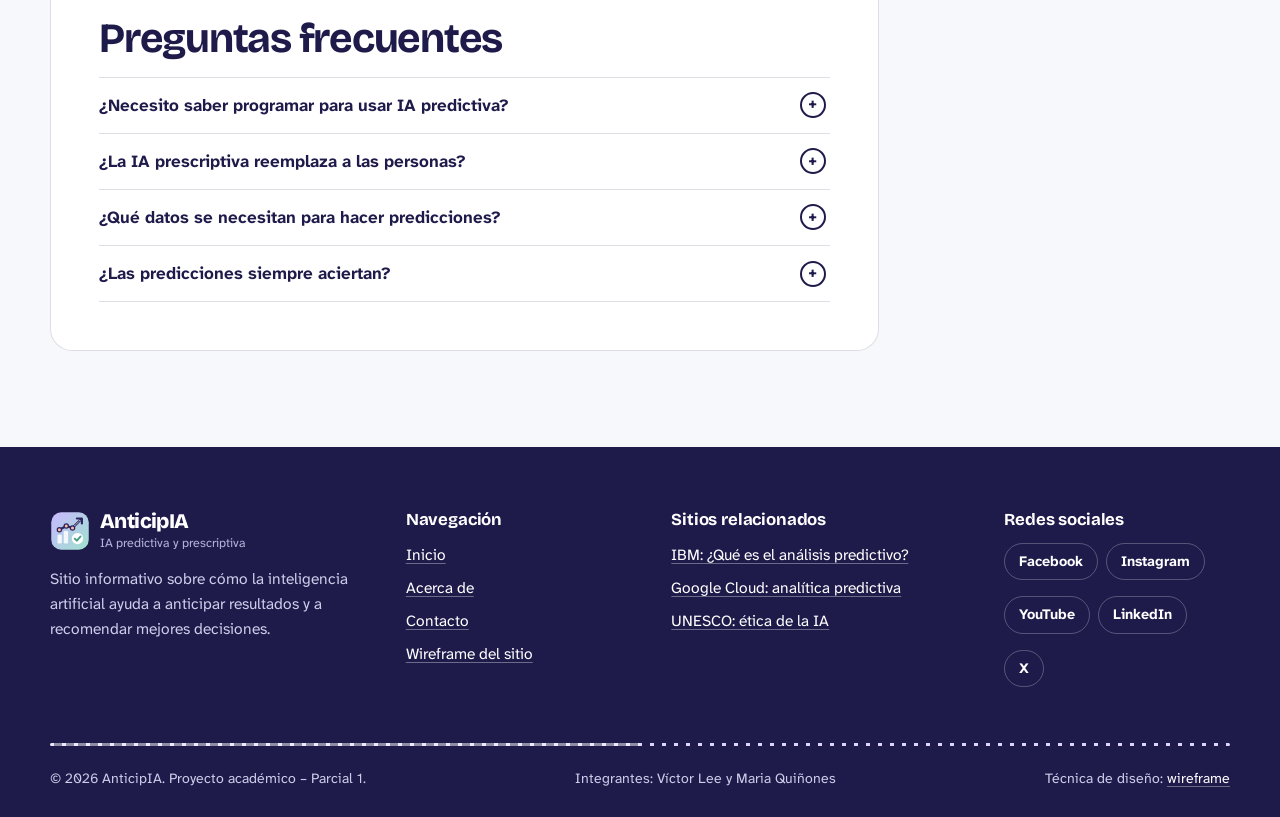
<file: html/contacto.html>
<!DOCTYPE html>
<html lang="es">
<head>
  <meta charset="UTF-8">
  <meta name="viewport" content="width=device-width, initial-scale=1.0">
  <meta name="description" content="Formulario de contacto y preguntas frecuentes sobre IA predictiva y prescriptiva.">
  <meta name="author" content="Víctor Lee y Maria Quiñones">
  <meta name="theme-color" content="#1E1B4B">
  <title>Contacto | AnticipIA</title>
  <link rel="icon" href="../img/logo.svg" type="image/svg+xml">
  <link rel="preconnect" href="https://fonts.googleapis.com">
  <link rel="preconnect" href="https://fonts.gstatic.com" crossorigin>
  <link href="https://fonts.googleapis.com/css2?family=Atkinson+Hyperlegible+Next:ital,wght@0,400;0,700;1,400&amp;family=Bricolage+Grotesque:opsz,wght@12..96,500..800&amp;display=swap" rel="stylesheet">
  <link rel="stylesheet" href="../css/estilos.css">
</head>
<body>
  <a class="saltar" href="#contenido">Saltar al contenido</a>

  <header class="encabezado">
    <div class="contenedor">
      <a class="marca" href="../index.html" aria-label="AnticipIA, ir al inicio">
        <img src="../img/logo.svg" alt="Logo de AnticipIA" width="40" height="40">
        <div>
          <strong>AnticipIA</strong>
          <span>IA predictiva y prescriptiva</span>
        </div>
      </a>
      <nav class="menu" aria-label="Menú principal">
        <ul>
          <li><a href="../index.html">Inicio</a></li>
          <li><a href="acerca.html">Acerca de</a></li>
          <li><a href="contacto.html" aria-current="page">Contacto</a></li>
        </ul>
      </nav>
    </div>
  </header>

  <main id="contenido">
    <section class="portada interna durazno">
      <div class="contenedor">
        <div>
          <nav aria-label="Ruta de navegación"><p class="migas"><a href="../index.html">Inicio</a><span aria-hidden="true">/</span>Contacto</p></nav>
          <h1>¿Tienes preguntas sobre IA? Escríbenos</h1>
          <p class="intro">Completa el formulario para enviarnos tus dudas, sugerencias o ideas sobre la inteligencia artificial predictiva y prescriptiva.</p>
        </div>
        <figure>
          <img src="../img/contacto.svg" alt="Ilustración de un sobre de correo y burbujas de conversación" width="520" height="340">
        </figure>
      </div>
    </section>

    <section class="seccion">
      <div class="contenedor con-aside">
        <div>
          <article aria-label="Formulario de contacto">
          <form class="formulario" action="#" method="post" autocomplete="on">
            <fieldset>
              <legend>Tus datos</legend>
              <div class="campos">
                <div class="campo">
                  <label for="nombre">Nombre completo <abbr title="obligatorio">*</abbr></label>
                  <input type="text" id="nombre" name="nombre" placeholder="Ej.: Ana María Pérez"
                         required minlength="3" maxlength="60"
                         pattern="[A-Za-zÁÉÍÓÚáéíóúÑñÜü ]{3,60}"
                         title="Solo letras y espacios, entre 3 y 60 caracteres">
                  <small class="ayuda">Solo letras y espacios (mínimo 3).</small>
                </div>

                <div class="campo">
                  <label for="correo">Correo electrónico <abbr title="obligatorio">*</abbr></label>
                  <input type="email" id="correo" name="correo" placeholder="Ej.: ana@correo.com" required maxlength="80">
                  <small class="ayuda">Debe tener un formato válido (usuario@dominio.com).</small>
                </div>

                <div class="campo">
                  <label for="telefono">Teléfono <abbr title="obligatorio">*</abbr></label>
                  <input type="tel" id="telefono" name="telefono" placeholder="Ej.: 3001234567" required
                         pattern="[0-9]{7,10}" title="Solo números, entre 7 y 10 dígitos">
                  <small class="ayuda">Solo números, de 7 a 10 dígitos.</small>
                </div>

                <div class="campo">
                  <label for="edad">Edad <abbr title="obligatorio">*</abbr></label>
                  <input type="number" id="edad" name="edad" placeholder="Ej.: 21" required min="15" max="99">
                  <small class="ayuda">Número entre 15 y 99.</small>
                </div>
              </div>
            </fieldset>

            <fieldset>
              <legend>Tu consulta</legend>
              <div class="campos">
                <div class="campo completo">
                  <label for="tema">Tema de interés <abbr title="obligatorio">*</abbr></label>
                  <select id="tema" name="tema" required>
                    <option value="">Selecciona una opción</option>
                    <option value="predictivo">Análisis predictivo</option>
                    <option value="prescriptivo">Análisis prescriptivo</option>
                    <option value="ejemplos">Ejemplos y aplicaciones</option>
                    <option value="etica">Ética y uso responsable</option>
                    <option value="otro">Otro tema</option>
                  </select>
                </div>

                <div class="campo completo">
                  <label for="mensaje">Mensaje <abbr title="obligatorio">*</abbr></label>
                  <textarea id="mensaje" name="mensaje" placeholder="Escribe tu pregunta o comentario..."
                            required minlength="20" maxlength="500"></textarea>
                  <small class="ayuda">Entre 20 y 500 caracteres.</small>
                </div>

                <div class="campo completo">
                  <label class="casilla" for="acepto">
                    <input type="checkbox" id="acepto" name="acepto" required>
                    <span>Acepto que mis datos se guarden únicamente para responder esta consulta. <abbr title="obligatorio">*</abbr></span>
                  </label>
                </div>
              </div>
            </fieldset>

            <div class="botones-form">
              <button class="boton" type="submit">Enviar mensaje</button>
              <button class="boton secundario" type="reset">Limpiar</button>
            </div>
          </form>
          </article>

          <article class="hoja faq" id="preguntas">
            <h2>Preguntas frecuentes</h2>
            <details>
              <summary>¿Necesito saber programar para usar IA predictiva?</summary>
              <p>No necesariamente. Existen herramientas visuales y plataformas en la nube que permiten crear modelos sencillos sin escribir código, aunque para proyectos avanzados conviene saber estadística y algún lenguaje como Python.</p>
            </details>
            <details>
              <summary>¿La IA prescriptiva reemplaza a las personas?</summary>
              <p>No. Su función es recomendar opciones. Las personas siguen siendo responsables de revisar esas recomendaciones y de tomar la decisión final, sobre todo cuando afecta a otras personas.</p>
            </details>
            <details>
              <summary>¿Qué datos se necesitan para hacer predicciones?</summary>
              <p>Datos históricos relacionados con lo que se quiere predecir, en cantidad suficiente y con buena calidad: completos, actualizados y sin errores.</p>
            </details>
            <details>
              <summary>¿Las predicciones siempre aciertan?</summary>
              <p>No. Un modelo entrega una probabilidad, no una certeza. Por eso se mide su precisión y se actualiza cuando cambian las condiciones.</p>
            </details>
          </article>
        </div>

        <aside class="lateral" aria-label="Otras formas de contacto">
          <section class="nota menta">
            <h3>Síguenos</h3>
            <p>Compartimos noticias y recursos sobre inteligencia artificial en nuestras redes.</p>
            <ul class="redes-lista">
              <li><a href="https://www.facebook.com/" target="_blank" rel="noopener noreferrer">Facebook</a></li>
              <li><a href="https://www.instagram.com/" target="_blank" rel="noopener noreferrer">Instagram</a></li>
              <li><a href="https://www.youtube.com/" target="_blank" rel="noopener noreferrer">YouTube</a></li>
              <li><a href="https://www.linkedin.com/" target="_blank" rel="noopener noreferrer">LinkedIn</a></li>
            </ul>
          </section>

          <section class="nota cielo">
            <h3>Antes de escribir</h3>
            <ul>
              <li>Revisa las <a href="#preguntas">preguntas frecuentes</a>.</li>
              <li>Los campos con <strong>*</strong> son obligatorios.</li>
              <li>Tu mensaje debe tener al menos 20 caracteres.</li>
            </ul>
          </section>

          <section class="nota lavanda">
            <h3>Recursos recomendados</h3>
            <ul>
              <li><a href="https://www.ibm.com/think/topics/predictive-analytics" target="_blank" rel="noopener noreferrer">IBM: análisis predictivo</a></li>
              <li><a href="https://cloud.google.com/learn/what-is-predictive-analytics?hl=es-419" target="_blank" rel="noopener noreferrer">Google Cloud: analítica predictiva</a></li>
            </ul>
          </section>
        </aside>
      </div>
    </section>
  </main>

  <footer class="pie">
    <div class="contenedor">
      <div class="pie-columnas">
        <section>
          <a class="marca" href="../index.html">
            <img src="../img/logo.svg" alt="" width="40" height="40">
            <div>
              <strong>AnticipIA</strong>
              <span>IA predictiva y prescriptiva</span>
            </div>
          </a>
          <p>Sitio informativo sobre cómo la inteligencia artificial ayuda a anticipar resultados y a recomendar mejores decisiones.</p>
        </section>

        <nav aria-label="Navegación del pie">
          <h2>Navegación</h2>
          <ul>
            <li><a href="../index.html">Inicio</a></li>
            <li><a href="acerca.html">Acerca de</a></li>
            <li><a href="contacto.html">Contacto</a></li>
            <li><a href="wireframe.html">Wireframe del sitio</a></li>
          </ul>
        </nav>

        <section>
          <h2>Sitios relacionados</h2>
          <ul>
            <li><a href="https://www.ibm.com/think/topics/predictive-analytics" target="_blank" rel="noopener noreferrer">IBM: ¿Qué es el análisis predictivo?</a></li>
            <li><a href="https://cloud.google.com/learn/what-is-predictive-analytics?hl=es-419" target="_blank" rel="noopener noreferrer">Google Cloud: analítica predictiva</a></li>
            <li><a href="https://www.unesco.org/en/artificial-intelligence/recommendation-ethics" target="_blank" rel="noopener noreferrer">UNESCO: ética de la IA</a></li>
          </ul>
        </section>

        <section>
          <h2>Redes sociales</h2>
          <ul class="redes-lista">
            <li><a href="https://www.facebook.com/" target="_blank" rel="noopener noreferrer">Facebook</a></li>
            <li><a href="https://www.instagram.com/" target="_blank" rel="noopener noreferrer">Instagram</a></li>
            <li><a href="https://www.youtube.com/" target="_blank" rel="noopener noreferrer">YouTube</a></li>
            <li><a href="https://www.linkedin.com/" target="_blank" rel="noopener noreferrer">LinkedIn</a></li>
            <li><a href="https://x.com/" target="_blank" rel="noopener noreferrer">X</a></li>
          </ul>
        </section>
      </div>

      <div class="pie-inferior">
        <p>&copy; 2026 AnticipIA. Proyecto académico &ndash; Parcial 1.</p>
        <p>Integrantes: Víctor Lee y Maria Quiñones</p>
        <p>Técnica de diseño: <a href="wireframe.html">wireframe</a></p>
      </div>
    </div>
  </footer>
</body>
</html>
</file>
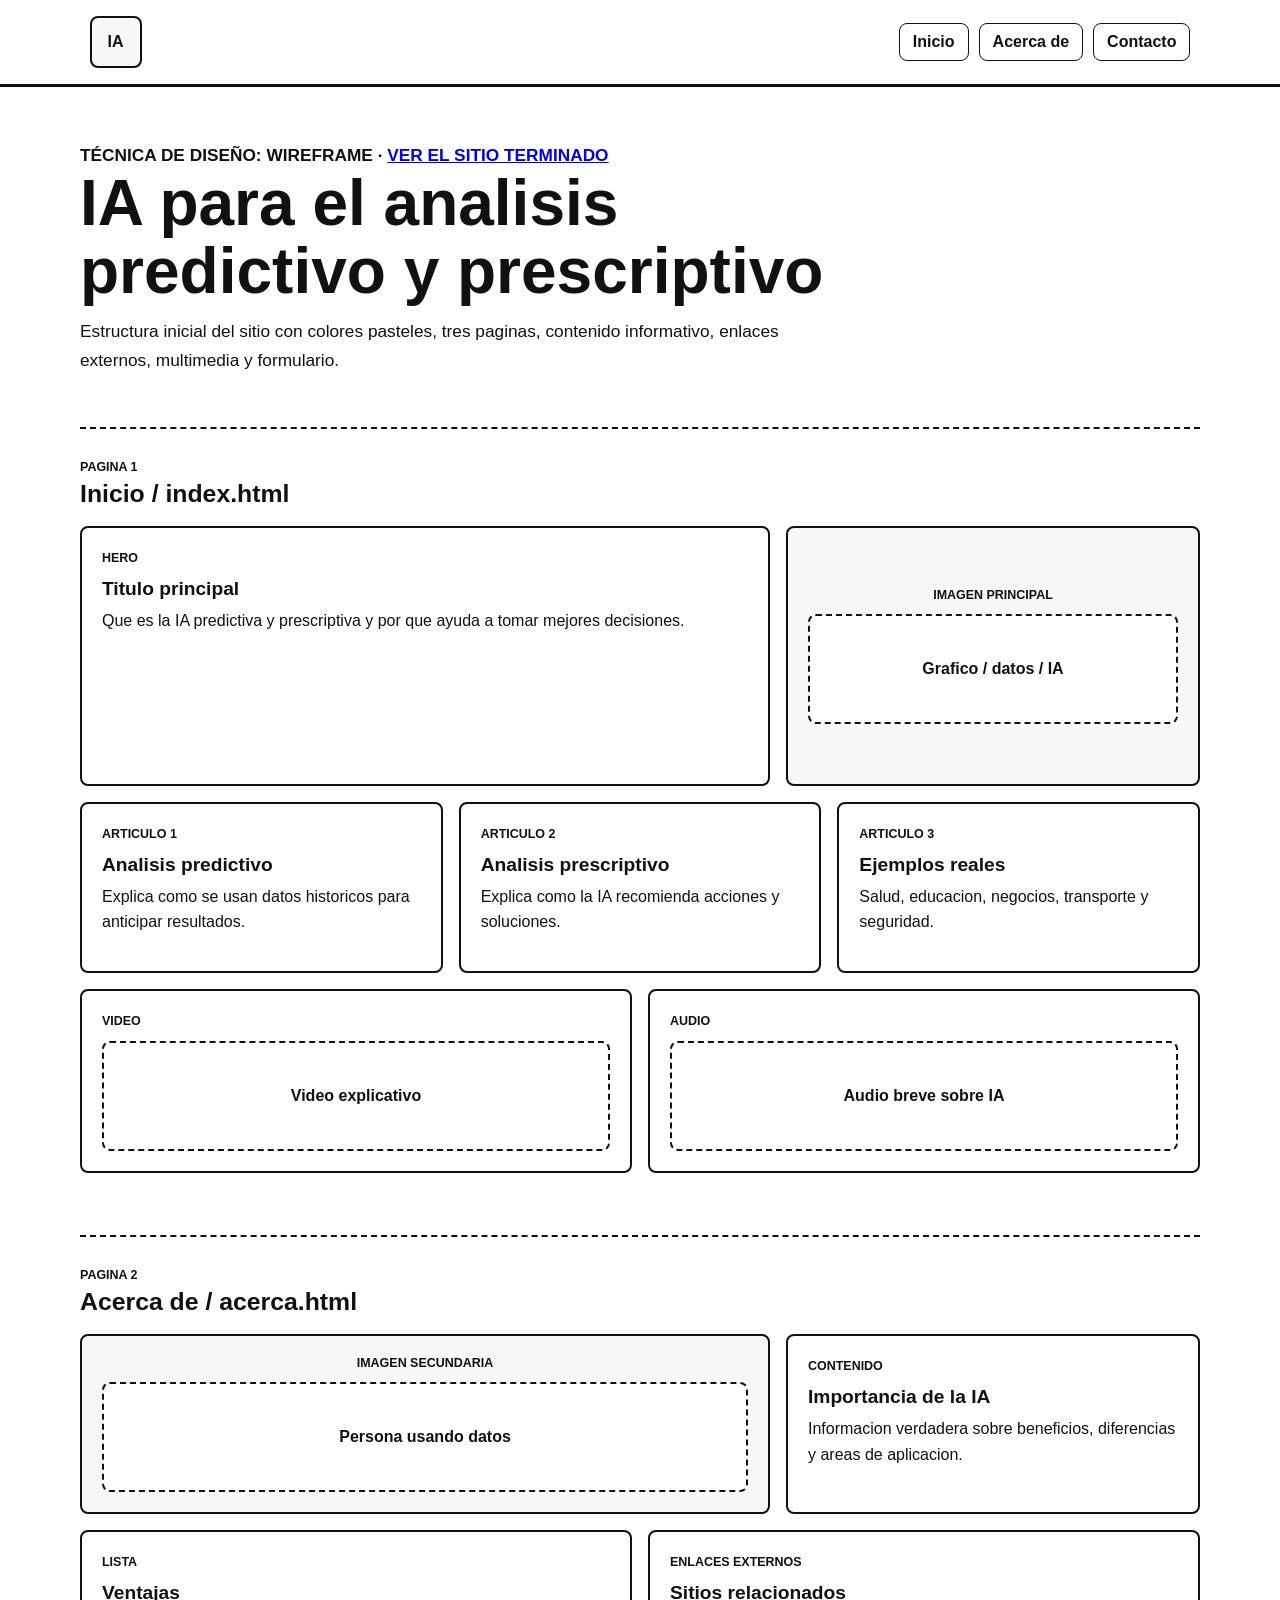
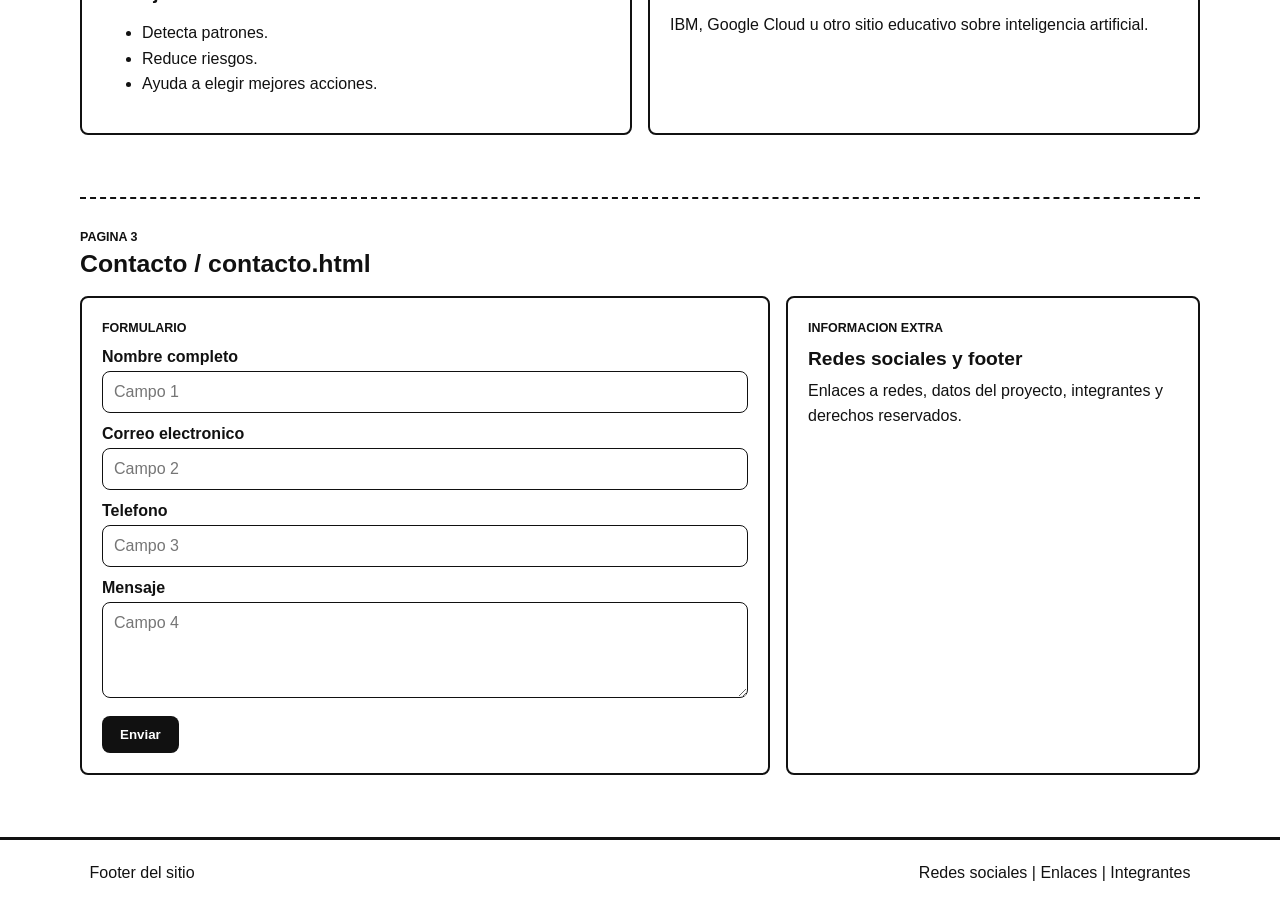
<file: html/wireframe.html>
<!DOCTYPE html>
<html lang="es">
<head>
  <meta charset="UTF-8">
  <meta name="viewport" content="width=device-width, initial-scale=1.0">
  <title>Wireframe | IA Predictiva y Prescriptiva</title>
  <link rel="stylesheet" href="../css/wireframe.css">
</head>
<body>
  <header class="site-header">
    <div class="logo">IA</div>
    <nav class="nav">
      <a href="#inicio">Inicio</a>
      <a href="#acerca">Acerca de</a>
      <a href="#contacto">Contacto</a>
    </nav>
  </header>

  <main>
    <section class="page-map">
      <p class="eyebrow">Técnica de diseño: wireframe &middot; <a href="../index.html">Ver el sitio terminado</a></p>
      <h1>IA para el analisis predictivo y prescriptivo</h1>
      <p>
        Estructura inicial del sitio con colores pasteles, tres paginas,
        contenido informativo, enlaces externos, multimedia y formulario.
      </p>
    </section>

    <section id="inicio" class="wireframe-section">
      <div class="section-title">
        <span>Pagina 1</span>
        <h2>Inicio / index.html</h2>
      </div>

      <div class="layout hero-layout">
        <div class="block text-block large">
          <small>Hero</small>
          <strong>Titulo principal</strong>
          <p>Que es la IA predictiva y prescriptiva y por que ayuda a tomar mejores decisiones.</p>
        </div>
        <div class="block image-block">
          <small>Imagen principal</small>
          <span>Grafico / datos / IA</span>
        </div>
      </div>

      <div class="layout three-columns">
        <div class="block">
          <small>Articulo 1</small>
          <strong>Analisis predictivo</strong>
          <p>Explica como se usan datos historicos para anticipar resultados.</p>
        </div>
        <div class="block">
          <small>Articulo 2</small>
          <strong>Analisis prescriptivo</strong>
          <p>Explica como la IA recomienda acciones y soluciones.</p>
        </div>
        <div class="block">
          <small>Articulo 3</small>
          <strong>Ejemplos reales</strong>
          <p>Salud, educacion, negocios, transporte y seguridad.</p>
        </div>
      </div>

      <div class="layout media-layout">
        <div class="block media-block">
          <small>Video</small>
          <span>Video explicativo</span>
        </div>
        <div class="block media-block">
          <small>Audio</small>
          <span>Audio breve sobre IA</span>
        </div>
      </div>
    </section>

    <section id="acerca" class="wireframe-section">
      <div class="section-title">
        <span>Pagina 2</span>
        <h2>Acerca de / acerca.html</h2>
      </div>

      <div class="layout split-layout">
        <div class="block image-block">
          <small>Imagen secundaria</small>
          <span>Persona usando datos</span>
        </div>
        <div class="block text-block">
          <small>Contenido</small>
          <strong>Importancia de la IA</strong>
          <p>Informacion verdadera sobre beneficios, diferencias y areas de aplicacion.</p>
        </div>
      </div>

      <div class="layout list-layout">
        <div class="block">
          <small>Lista</small>
          <strong>Ventajas</strong>
          <ul>
            <li>Detecta patrones.</li>
            <li>Reduce riesgos.</li>
            <li>Ayuda a elegir mejores acciones.</li>
          </ul>
        </div>
        <div class="block">
          <small>Enlaces externos</small>
          <strong>Sitios relacionados</strong>
          <p>IBM, Google Cloud u otro sitio educativo sobre inteligencia artificial.</p>
        </div>
      </div>
    </section>

    <section id="contacto" class="wireframe-section">
      <div class="section-title">
        <span>Pagina 3</span>
        <h2>Contacto / contacto.html</h2>
      </div>

      <div class="layout contact-layout">
        <form class="block form-block">
          <small>Formulario</small>
          <label>Nombre completo</label>
          <input type="text" placeholder="Campo 1">
          <label>Correo electronico</label>
          <input type="email" placeholder="Campo 2">
          <label>Telefono</label>
          <input type="tel" placeholder="Campo 3">
          <label>Mensaje</label>
          <textarea placeholder="Campo 4"></textarea>
          <button type="button">Enviar</button>
        </form>

        <div class="block text-block">
          <small>Informacion extra</small>
          <strong>Redes sociales y footer</strong>
          <p>Enlaces a redes, datos del proyecto, integrantes y derechos reservados.</p>
        </div>
      </div>
    </section>
  </main>

  <footer class="footer">
    <span>Footer del sitio</span>
    <span>Redes sociales | Enlaces | Integrantes</span>
  </footer>
</body>
</html>
</file>
<file: css/estilos.css>
/* =========================================================
   AnticipIA - IA para el análisis predictivo y prescriptivo
   Hoja de estilos principal (CSS3) - rediseño

   Idea visual: todo el sitio usa el lenguaje de un gráfico
   de pronóstico.
     - línea sólida ......... lo que ya pasó (datos históricos)
     - línea punteada ....... lo que pasará (predicción)
     - banda ................ la incertidumbre de la predicción
     - rombo ................ la recomendación (prescripción)
   Cada color pastel representa un nivel de la analítica:
     cielo = descriptiva, menta = diagnóstica,
     lavanda = predictiva, durazno = prescriptiva.
   ========================================================= */

/* ---------- Variables ---------- */
:root {
  /* Pasteles: uno por nivel de la analítica */
  --cielo: #CFE3FF;
  --menta: #C6EDDC;
  --lavanda: #DCD3FF;
  --durazno: #FFD4C2;

  /* Versiones muy claras para fondos amplios */
  --cielo-claro: #EAF2FF;
  --menta-claro: #E6F7EF;
  --lavanda-claro: #F0ECFF;
  --durazno-claro: #FFEDE5;

  /* Neutros y acentos */
  --tinta: #1E1B4B;
  --texto: #34315C;
  --suave: #5E5B82;
  --indigo: #4338CA;
  --papel: #F7F8FC;
  --blanco: #FFFFFF;
  --linea: rgba(30, 27, 75, 0.14);
  --linea-fuerte: rgba(30, 27, 75, 0.28);
  --verde: #1F7A5C;
  --rojo: #B4400F;

  /* Tipografía */
  --fuente-titulos: "Bricolage Grotesque", "Segoe UI", system-ui, sans-serif;
  --fuente-texto: "Atkinson Hyperlegible Next", "Atkinson Hyperlegible", "Segoe UI", system-ui, sans-serif;

  /* Medidas */
  --ancho: 1180px;
  --radio-s: 8px;
  --radio-m: 14px;
  --radio-l: 22px;
  --cuadricula: 44px;
}

/* ---------- Base ---------- */
*,
*::before,
*::after {
  box-sizing: border-box;
}

html {
  scroll-behavior: smooth;
  scroll-padding-top: 88px;
}

body {
  margin: 0;
  font-family: var(--fuente-texto);
  font-size: 1.0625rem;
  line-height: 1.6;
  color: var(--texto);
  background: var(--papel);
  -webkit-font-smoothing: antialiased;
}

img,
video,
svg {
  display: block;
  max-width: 100%;
  height: auto;
}

h1,
h2,
h3 {
  margin: 0 0 0.5em;
  font-family: var(--fuente-titulos);
  font-weight: 700;
  color: var(--tinta);
  line-height: 1.08;
  letter-spacing: -0.02em;
  text-wrap: balance;
}

h1 { font-size: clamp(2.6rem, 6.2vw, 4.9rem); letter-spacing: -0.035em; line-height: 0.98; }
h2 { font-size: clamp(1.8rem, 3.4vw, 2.6rem); letter-spacing: -0.03em; }
h3 { font-size: 1.3rem; }

p { margin: 0 0 1em; }

strong { color: var(--tinta); }

a {
  color: var(--indigo);
  text-decoration-thickness: 1px;
  text-underline-offset: 3px;
}

a:hover { color: var(--tinta); text-decoration-thickness: 2px; }

:focus-visible {
  outline: 3px solid var(--indigo);
  outline-offset: 3px;
  border-radius: 4px;
}

.contenedor {
  width: min(var(--ancho), 100% - 2.5rem);
  margin-inline: auto;
}

.saltar {
  position: absolute;
  left: -999px;
  top: 8px;
  padding: 8px 14px;
  background: var(--tinta);
  color: var(--blanco);
  border-radius: var(--radio-s);
  z-index: 100;
}

.saltar:focus { left: 8px; color: var(--blanco); }

.solo-lector {
  position: absolute;
  width: 1px;
  height: 1px;
  overflow: hidden;
  clip: rect(0 0 0 0);
  white-space: nowrap;
}

/* ---------- Encabezado ---------- */
.encabezado {
  position: sticky;
  top: 0;
  z-index: 50;
  background: rgba(247, 248, 252, 0.9);
  backdrop-filter: blur(12px);
  border-bottom: 1px solid var(--linea);
}

.encabezado .contenedor {
  display: flex;
  align-items: center;
  justify-content: space-between;
  gap: 16px;
  min-height: 68px;
}

.marca {
  display: flex;
  align-items: center;
  gap: 10px;
  color: var(--tinta);
  text-decoration: none;
}

.marca img { width: 40px; height: 40px; }

.marca strong {
  display: block;
  font-family: var(--fuente-titulos);
  font-size: 1.3rem;
  font-weight: 800;
  letter-spacing: -0.03em;
  line-height: 1;
}

.marca span {
  display: block;
  margin-top: 3px;
  font-size: 0.78rem;
  color: var(--suave);
  line-height: 1.2;
}

.marca:hover { color: var(--tinta); }

.menu ul {
  display: flex;
  gap: 4px;
  margin: 0;
  padding: 0;
  list-style: none;
}

/* El enlace activo se subraya con la misma línea sólida del gráfico */
.menu a {
  position: relative;
  display: block;
  padding: 10px 14px;
  color: var(--texto);
  font-weight: 700;
  text-decoration: none;
}

.menu a::after {
  content: "";
  position: absolute;
  left: 14px;
  right: 14px;
  bottom: 4px;
  height: 3px;
  border-radius: 2px;
  background: var(--tinta);
  transform: scaleX(0);
  transform-origin: left;
  transition: transform 0.25s ease;
}

.menu a:hover { color: var(--tinta); }
.menu a:hover::after { transform: scaleX(0.4); }

.menu a[aria-current="page"] { color: var(--tinta); }
.menu a[aria-current="page"]::after { transform: scaleX(1); }

/* ---------- Botones ---------- */
.boton {
  display: inline-flex;
  align-items: center;
  justify-content: center;
  min-height: 48px;
  padding: 0 24px;
  border: 2px solid var(--tinta);
  border-radius: var(--radio-s);
  background: var(--tinta);
  color: var(--blanco);
  font: inherit;
  font-weight: 700;
  text-decoration: none;
  cursor: pointer;
  transition: background 0.2s ease, border-color 0.2s ease, color 0.2s ease;
}

.boton:hover {
  background: var(--indigo);
  border-color: var(--indigo);
  color: var(--blanco);
}

.boton.secundario {
  background: transparent;
  color: var(--tinta);
}

.boton.secundario:hover {
  background: var(--tinta);
  border-color: var(--tinta);
  color: var(--blanco);
}

/* ---------- Portada (inicio) ---------- */
/* Fondo de papel cuadriculado, como el de una gráfica */
.portada {
  position: relative;
  padding: clamp(48px, 7vw, 88px) 0 56px;
  background-color: var(--papel);
  background-image:
    linear-gradient(var(--linea) 1px, transparent 1px),
    linear-gradient(90deg, var(--linea) 1px, transparent 1px);
  background-size: var(--cuadricula) var(--cuadricula);
  background-position: center top;
  border-bottom: 1px solid var(--linea);
}

/* Desvanece la cuadrícula hacia los bordes para que no compita con el texto */
.portada::before {
  content: "";
  position: absolute;
  inset: 0;
  background: radial-gradient(ellipse 80% 70% at 30% 30%, rgba(247, 248, 252, 0.92) 0%, rgba(247, 248, 252, 0.55) 55%, rgba(247, 248, 252, 0.85) 100%);
  pointer-events: none;
}

.portada > .contenedor { position: relative; }

.portada-texto {
  display: grid;
  grid-template-columns: minmax(0, 1.35fr) minmax(0, 1fr);
  gap: 24px 56px;
  align-items: end;
}

.portada-texto h1 { margin: 0; max-width: 12ch; }

.portada .intro {
  max-width: 46ch;
  margin: 0;
  font-size: 1.15rem;
}

.acciones {
  display: flex;
  flex-wrap: wrap;
  gap: 12px;
  margin-top: 24px;
}

/* Gráfico de pronóstico */
.pronostico {
  position: relative;
  margin: clamp(36px, 5vw, 56px) 0 0;
  padding: 28px 0 0;
}

.pronostico svg { width: 100%; overflow: visible; }

.pronostico .area-historica { fill: var(--cielo); opacity: 0.7; }
.pronostico .banda { fill: var(--lavanda); opacity: 0.85; }
.pronostico .linea-hoy { stroke: var(--tinta); stroke-width: 2; }
.pronostico .base { stroke: var(--linea-fuerte); stroke-width: 2; }

.pronostico .historico {
  fill: none;
  stroke: var(--tinta);
  stroke-width: 5;
  stroke-linecap: round;
  stroke-linejoin: round;
  stroke-dasharray: 1;
  stroke-dashoffset: 0;
}

.pronostico .prediccion {
  fill: none;
  stroke: var(--indigo);
  stroke-width: 4;
  stroke-linecap: round;
  stroke-linejoin: round;
  stroke-dasharray: 2 14;
}

.pronostico .punto-hoy { fill: var(--blanco); stroke: var(--tinta); stroke-width: 4; }
.pronostico .recomendacion { fill: var(--durazno); stroke: var(--tinta); stroke-width: 4; }
.pronostico .guia { stroke: var(--tinta); stroke-width: 2; stroke-dasharray: 4 6; opacity: 0.5; }

.etiqueta-hoy {
  position: absolute;
  top: 0;
  left: 50%;
  transform: translateX(-50%);
  padding: 2px 10px;
  border-radius: 999px;
  background: var(--tinta);
  color: var(--blanco);
  font-size: 0.8rem;
  font-weight: 700;
}

.etiqueta-recomendacion {
  position: absolute;
  left: calc(83.4% + 14px);
  right: 0;
  top: calc(28px + 62%);
  padding: 10px 14px;
  border: 2px solid var(--tinta);
  border-radius: var(--radio-s);
  background: var(--blanco);
  font-size: 0.88rem;
  line-height: 1.35;
}

.etiqueta-recomendacion strong { display: block; font-family: var(--fuente-titulos); font-size: 1rem; }

/* Momento animado: la línea histórica se dibuja, luego aparece el futuro */
@keyframes dibujar {
  from { stroke-dashoffset: 1; }
  to { stroke-dashoffset: 0; }
}

@keyframes aparecer {
  from { opacity: 0; }
  to { opacity: 1; }
}

@keyframes marcar {
  0% { opacity: 0; transform: scale(0.2) rotate(45deg); }
  70% { opacity: 1; transform: scale(1.15) rotate(45deg); }
  100% { opacity: 1; transform: scale(1) rotate(45deg); }
}

.pronostico .historico { animation: dibujar 1.4s cubic-bezier(0.6, 0, 0.3, 1) both; }
.pronostico .area-historica { animation: aparecer 0.8s ease 0.6s both; }
.pronostico .futuro { animation: aparecer 0.9s ease 1.4s both; }
.pronostico .recomendacion {
  transform-box: fill-box;
  transform-origin: center;
  transform: rotate(45deg);
  animation: marcar 0.5s ease 2.2s both;
}
.etiqueta-recomendacion { animation: aparecer 0.6s ease 2.5s both; }

/* Leyenda: las cuatro preguntas ubicadas sobre la línea del tiempo */
.preguntas-clave {
  display: grid;
  grid-template-columns: repeat(4, minmax(0, 1fr));
  margin: 0;
  padding: 0;
  list-style: none;
  border-top: 2px solid var(--tinta);
}

.preguntas-clave li {
  display: flex;
  align-items: center;
  gap: 10px;
  padding: 14px 14px 0 0;
  font-family: var(--fuente-titulos);
  font-size: 1.05rem;
  font-weight: 700;
  color: var(--tinta);
}

.preguntas-clave li:nth-child(3) {
  padding-left: 14px;
  border-left: 2px solid var(--tinta);
}

.muestra {
  flex: none;
  display: inline-grid;
  place-items: center;
  width: 40px;
  height: 26px;
  border-radius: 6px;
}

.muestra::before {
  content: "";
  width: 24px;
  height: 0;
  border-top: 4px solid var(--tinta);
  border-radius: 2px;
}

.muestra.cielo { background: var(--cielo); }
.muestra.menta { background: var(--menta); }
.muestra.lavanda { background: var(--lavanda); }
.muestra.lavanda::before { border-top-style: dotted; border-top-color: var(--indigo); }
.muestra.durazno { background: var(--durazno); }
.muestra.durazno::before {
  width: 12px;
  height: 12px;
  border: 3px solid var(--tinta);
  border-radius: 2px;
  background: var(--blanco);
  transform: rotate(45deg);
}

/* ---------- Portada interna (acerca / contacto) ---------- */
.portada.interna { padding: clamp(36px, 5vw, 64px) 0; }

.portada.interna .contenedor {
  display: grid;
  grid-template-columns: minmax(0, 1.15fr) minmax(0, 0.85fr);
  gap: 48px;
  align-items: center;
}

.portada.interna h1 { font-size: clamp(2.2rem, 4.8vw, 3.6rem); max-width: 16ch; }
.portada.interna .intro { max-width: 52ch; }
.portada.interna figure { margin: 0; }
.portada.interna figure img { border-radius: var(--radio-l); }

.portada.interna.menta::before { background: linear-gradient(120deg, rgba(230, 247, 239, 0.95), rgba(234, 242, 255, 0.8)); }
.portada.interna.durazno::before { background: linear-gradient(120deg, rgba(255, 237, 229, 0.95), rgba(240, 236, 255, 0.8)); }

.migas {
  margin-bottom: 18px;
  font-size: 0.92rem;
  color: var(--suave);
}

.migas a { color: var(--suave); }
.migas span[aria-hidden] { margin-inline: 6px; }

/* ---------- Secciones ---------- */
.seccion { padding: clamp(56px, 8vw, 96px) 0; }

.seccion + .seccion { border-top: 1px solid var(--linea); }

.seccion.blanca { background: var(--blanco); }

.titulo-seccion {
  max-width: 680px;
  margin-bottom: clamp(28px, 4vw, 44px);
}

.titulo-seccion p {
  margin: 0;
  font-size: 1.1rem;
  color: var(--suave);
}

/* Diseño con contenido principal + aside */
.con-aside {
  display: grid;
  grid-template-columns: minmax(0, 1fr) 300px;
  gap: clamp(32px, 4vw, 56px);
  align-items: start;
}

/* ---------- Conceptos (predictivo vs prescriptivo) ---------- */
.comparacion {
  display: grid;
  grid-template-columns: repeat(2, minmax(0, 1fr));
  border: 2px solid var(--tinta);
  border-radius: var(--radio-l);
  background: var(--blanco);
  overflow: hidden;
}

.comparacion { grid-template-rows: auto 1fr; }

.concepto {
  display: grid;
  grid-row: span 2;
  grid-template-rows: subgrid;
}

.concepto + .concepto { border-left: 2px solid var(--tinta); }

.concepto-cabecera {
  display: grid;
  grid-template-columns: auto 1fr;
  column-gap: 16px;
  align-items: center;
  padding: 24px 28px;
  border-bottom: 2px solid var(--tinta);
}

.predictivo .concepto-cabecera { background: var(--lavanda); }
.prescriptivo .concepto-cabecera { background: var(--durazno); }

.concepto-cabecera .icono {
  grid-row: span 2;
  width: 56px;
  height: 56px;
  border-radius: 14px;
  outline: 2px solid var(--tinta);
}

.concepto-pregunta {
  margin: 0;
  font-family: var(--fuente-titulos);
  font-size: clamp(1.5rem, 2.6vw, 2rem);
  font-weight: 800;
  line-height: 1.05;
  letter-spacing: -0.03em;
  color: var(--tinta);
}

.concepto-cabecera h3 {
  margin: 4px 0 0;
  font-family: var(--fuente-texto);
  font-size: 1rem;
  font-weight: 700;
  letter-spacing: 0;
  color: var(--texto);
}

.concepto-cuerpo { padding: 24px 28px 28px; }

.concepto-cuerpo ul,
.bloque ul,
.bloque ol {
  margin: 0;
  padding-left: 1.2em;
}

.concepto-cuerpo li,
.bloque li { margin-bottom: 8px; }

.concepto-cuerpo li::marker { color: var(--indigo); }

/* Ejemplos de uso */
.ejemplos {
  margin-top: 28px;
  padding: 28px;
  border-radius: var(--radio-l);
  background: var(--menta-claro);
  border: 1px solid var(--linea);
}

.ejemplos-cabecera {
  display: flex;
  align-items: center;
  gap: 14px;
  margin-bottom: 20px;
}

.ejemplos-cabecera img { width: 48px; height: 48px; }
.ejemplos-cabecera h3 { margin: 0; }
.ejemplos-cabecera p { margin: 0; font-size: 0.95rem; color: var(--suave); }

.sectores {
  display: grid;
  grid-template-columns: repeat(3, minmax(0, 1fr));
  gap: 1px;
  margin: 0;
  padding: 0;
  list-style: none;
  background: var(--linea);
  border: 1px solid var(--linea);
  border-radius: var(--radio-m);
  overflow: hidden;
}

.sectores li {
  padding: 18px 20px;
  background: var(--blanco);
  font-size: 0.97rem;
  line-height: 1.5;
}

.sectores strong {
  display: block;
  margin-bottom: 4px;
  font-family: var(--fuente-titulos);
  font-size: 1.1rem;
  letter-spacing: -0.01em;
}

/* ---------- Aside: notas al margen ---------- */
.lateral {
  display: grid;
  gap: 32px;
  position: sticky;
  top: 96px;
}

.nota {
  padding: 2px 0 2px 20px;
  border-left: 4px solid var(--menta);
  font-size: 0.97rem;
}

.nota.cielo { border-left-color: var(--cielo); }
.nota.durazno { border-left-color: var(--durazno); }
.nota.lavanda { border-left-color: var(--lavanda); }
.nota.menta { border-left-color: var(--menta); }

.nota h3 { font-size: 1.15rem; margin-bottom: 0.4em; }

.nota p:last-child { margin-bottom: 0; }

.nota ul {
  margin: 0;
  padding-left: 1.1em;
}

.nota li { margin-bottom: 6px; }

.nota .redes-lista { padding: 0; margin-top: 12px; }

/* ---------- Niveles de la analítica ---------- */
.figura {
  margin: 0;
  padding: clamp(12px, 2vw, 24px);
  border: 1px solid var(--linea);
  border-radius: var(--radio-l);
  background: #FBFAFF;
}

.figura img {
  width: 100%;
  max-width: 820px;
  margin-inline: auto;
}

.figura figcaption {
  margin-top: 12px;
  font-size: 0.9rem;
  color: var(--suave);
  text-align: center;
}

/* Figura + leyenda de los cuatro niveles, lado a lado */
.niveles-cuerpo {
  display: grid;
  grid-template-columns: minmax(0, 1.5fr) minmax(0, 1fr);
  gap: clamp(24px, 3vw, 40px);
  align-items: center;
}

.niveles {
  display: grid;
  gap: 10px;
  margin: 0;
  padding: 0;
  list-style: none;
  counter-reset: nivel;
}

.niveles li {
  position: relative;
  display: grid;
  grid-template-columns: 44px 1fr;
  column-gap: 14px;
  padding: 16px 18px;
  border-radius: var(--radio-m);
  counter-increment: nivel;
  font-size: 0.95rem;
  line-height: 1.45;
}

.niveles li > * { grid-column: 2; }

.niveles li::before {
  content: counter(nivel);
  grid-row: 1 / span 3;
  display: grid;
  place-items: center;
  width: 44px;
  height: 44px;
  border: 2px solid var(--tinta);
  border-radius: 50%;
  background: var(--blanco);
  font-family: var(--fuente-titulos);
  font-size: 1.2rem;
  font-weight: 800;
  color: var(--tinta);
}

.niveles strong {
  font-family: var(--fuente-titulos);
  font-size: 1.15rem;
  line-height: 1.2;
}

.niveles em {
  font-style: normal;
  font-weight: 700;
  color: var(--tinta);
}

.fondo-cielo { background: var(--cielo); }
.fondo-menta { background: var(--menta); }
.fondo-lavanda { background: var(--lavanda); }
.fondo-durazno { background: var(--durazno); }

/* ---------- Ejemplo paso a paso ---------- */
.pasos {
  position: relative;
  display: grid;
  grid-template-columns: repeat(3, minmax(0, 1fr));
  gap: 32px;
  margin: 0;
  padding: 0;
  list-style: none;
}

/* Línea que conecta los pasos: sólida en los datos, punteada hacia el futuro */
.pasos::before {
  content: "";
  position: absolute;
  top: 21px;
  left: 22px;
  right: calc(33.333% - 22px);
  height: 4px;
  background:
    linear-gradient(90deg, var(--tinta) 0 33%, transparent 33%),
    repeating-linear-gradient(90deg, var(--indigo) 0 4px, transparent 4px 14px);
  border-radius: 2px;
}

.pasos li {
  position: relative;
  font-size: 1rem;
}

.paso-marca {
  position: relative;
  display: grid;
  place-items: center;
  width: 46px;
  height: 46px;
  margin-bottom: 20px;
  border: 3px solid var(--tinta);
  border-radius: 50%;
  background: var(--cielo);
}

.paso-marca::after {
  content: "";
  width: 12px;
  height: 12px;
  border-radius: 50%;
  background: var(--tinta);
}

.pasos li:nth-child(2) .paso-marca { background: var(--lavanda); border-style: dashed; border-color: var(--indigo); }
.pasos li:nth-child(2) .paso-marca::after { background: var(--indigo); }

.pasos li:nth-child(3) .paso-marca {
  border-radius: 6px;
  background: var(--durazno);
  transform: rotate(45deg) scale(0.86);
}
.pasos li:nth-child(3) .paso-marca::after { border-radius: 2px; }

.pasos li strong {
  display: block;
  margin-bottom: 6px;
  font-family: var(--fuente-titulos);
  font-size: 1.35rem;
  letter-spacing: -0.02em;
}

.pasos li p { margin: 0; max-width: 34ch; }

/* ---------- Multimedia (sección oscura) ---------- */
.seccion.oscura {
  background: var(--tinta);
  color: #D8D6F0;
}

.seccion.oscura h2,
.seccion.oscura h3,
.seccion.oscura strong { color: var(--blanco); }

.seccion.oscura .titulo-seccion p { color: #B7B4DA; }

.seccion.oscura a { color: var(--lavanda); }

.multimedia {
  display: grid;
  grid-template-columns: minmax(0, 1.55fr) minmax(0, 1fr);
  gap: clamp(24px, 3vw, 40px);
  align-items: start;
}

.medio h3 { font-size: 1.15rem; margin-bottom: 14px; }

.multimedia video {
  width: 100%;
  border-radius: var(--radio-m);
  background: #000;
  aspect-ratio: 16 / 9;
}

.nota-video {
  margin: 14px 0 0;
  font-size: 0.9rem;
  color: #B7B4DA;
}

.reproductor-audio {
  display: grid;
  place-items: center;
  height: 170px;
  margin-bottom: 14px;
  border-radius: var(--radio-m);
  background:
    linear-gradient(135deg, var(--cielo) 0%, var(--menta) 33%, var(--lavanda) 66%, var(--durazno) 100%);
}

.ondas {
  display: flex;
  align-items: center;
  gap: 7px;
  height: 80px;
}

.ondas span {
  width: 8px;
  height: 100%;
  border-radius: 4px;
  background: var(--tinta);
  animation: onda 1.4s ease-in-out infinite;
}

.ondas span:nth-child(1) { height: 30%; animation-delay: 0s; }
.ondas span:nth-child(2) { height: 70%; animation-delay: 0.15s; }
.ondas span:nth-child(3) { height: 45%; animation-delay: 0.3s; }
.ondas span:nth-child(4) { height: 90%; animation-delay: 0.45s; }
.ondas span:nth-child(5) { height: 55%; animation-delay: 0.6s; }
.ondas span:nth-child(6) { height: 80%; animation-delay: 0.75s; }
.ondas span:nth-child(7) { height: 35%; animation-delay: 0.9s; }

@keyframes onda {
  0%, 100% { transform: scaleY(1); }
  50% { transform: scaleY(0.45); }
}

.multimedia audio {
  width: 100%;
  margin-bottom: 18px;
}

/* Desplegables (resumen del audio y preguntas frecuentes) */
details { border-top: 1px solid var(--linea); }

.seccion.oscura details { border-top-color: rgba(255, 255, 255, 0.18); }

summary {
  position: relative;
  padding: 14px 36px 14px 0;
  list-style: none;
  font-weight: 700;
  color: var(--tinta);
  cursor: pointer;
}

summary::-webkit-details-marker { display: none; }

summary::after {
  content: "+";
  position: absolute;
  right: 4px;
  top: 50%;
  display: grid;
  place-items: center;
  width: 26px;
  height: 26px;
  margin-top: -13px;
  border: 2px solid currentColor;
  border-radius: 50%;
  font-family: var(--fuente-titulos);
  font-size: 1.1rem;
  line-height: 1;
  transition: transform 0.25s ease;
}

details[open] > summary::after { transform: rotate(45deg); }

.seccion.oscura summary { color: var(--blanco); }

details p { font-size: 0.97rem; }
details > p:last-child { margin-bottom: 18px; }

/* ---------- Recursos externos ---------- */
.recursos {
  margin: 0;
  padding: 0;
  list-style: none;
  border-top: 2px solid var(--tinta);
}

.recursos li { border-bottom: 1px solid var(--linea); }

.recursos a {
  display: grid;
  grid-template-columns: 180px minmax(0, 1fr) auto;
  gap: 4px 32px;
  align-items: baseline;
  padding: 24px 8px;
  color: var(--texto);
  text-decoration: none;
  transition: background 0.2s ease;
}

.recursos a:hover { background: var(--lavanda-claro); }

.recursos .dominio {
  grid-row: span 2;
  font-size: 0.92rem;
  color: var(--suave);
}

.recursos strong {
  line-height: 1.2;
  font-family: var(--fuente-titulos);
  font-size: 1.35rem;
  letter-spacing: -0.02em;
  text-decoration: underline;
  text-decoration-color: transparent;
  text-underline-offset: 4px;
  transition: text-decoration-color 0.2s ease;
}

.recursos a:hover strong { text-decoration-color: var(--tinta); }

.recursos .descripcion { grid-column: 2; margin: 0; }

.recursos .externo {
  grid-column: 3;
  grid-row: 1 / span 2;
  align-self: center;
  font-size: 1.4rem;
  color: var(--tinta);
}

/* ---------- Acerca de ---------- */
/* Hoja de lectura: un solo papel blanco con secciones separadas por líneas */
.hoja {
  padding: clamp(24px, 4vw, 48px);
  border: 1px solid var(--linea);
  border-radius: var(--radio-l);
  background: var(--blanco);
}

.bloque { max-width: 70ch; }

.bloque + .bloque,
.hoja > * + .bloque,
.bloque + .duo,
.duo + .bloque {
  margin-top: 40px;
  padding-top: 40px;
  border-top: 1px solid var(--linea);
}

.bloque.ancho { max-width: none; }

.tabla-contenedor { overflow-x: auto; }

table {
  width: 100%;
  border-collapse: separate;
  border-spacing: 0;
  font-size: 0.97rem;
}

caption {
  margin-bottom: 12px;
  font-size: 0.9rem;
  color: var(--suave);
  text-align: left;
}

th,
td {
  padding: 14px 16px;
  text-align: left;
  vertical-align: top;
  border-bottom: 1px solid var(--linea);
}

thead th {
  font-family: var(--fuente-titulos);
  font-size: 1.05rem;
  color: var(--tinta);
  border-bottom: 2px solid var(--tinta);
}

thead th:nth-child(2) { background: var(--lavanda); border-radius: var(--radio-s) var(--radio-s) 0 0; }
thead th:nth-child(3) { background: var(--durazno); border-radius: var(--radio-s) var(--radio-s) 0 0; }

tbody td:nth-child(2) { background: var(--lavanda-claro); }
tbody td:nth-child(3) { background: var(--durazno-claro); }

tbody th { color: var(--tinta); width: 20%; }

tbody tr:last-child > * { border-bottom: 0; }

/* Proceso: línea de tiempo vertical */
.lista-proceso {
  counter-reset: paso;
  list-style: none;
  padding: 0 !important;
}

.lista-proceso li {
  position: relative;
  padding: 6px 0 22px 60px;
  margin: 0 !important;
  counter-increment: paso;
}

.lista-proceso li::before {
  content: counter(paso);
  position: absolute;
  left: 0;
  top: 0;
  display: grid;
  place-items: center;
  width: 40px;
  height: 40px;
  border: 2px solid var(--tinta);
  border-radius: 50%;
  background: var(--menta);
  font-family: var(--fuente-titulos);
  font-weight: 800;
  color: var(--tinta);
}

.lista-proceso li::after {
  content: "";
  position: absolute;
  left: 19px;
  top: 42px;
  bottom: 0;
  width: 2px;
  background: var(--tinta);
}

.lista-proceso li:last-child { padding-bottom: 0; }
.lista-proceso li:last-child::after { display: none; }

/* Ventajas y desafíos */
.duo {
  display: grid;
  grid-template-columns: repeat(2, minmax(0, 1fr));
  gap: 20px;
}

.columna {
  padding: 24px;
  border-radius: var(--radio-m);
}

.columna.ventajas { background: var(--menta-claro); }
.columna.desafios { background: var(--durazno-claro); }

.columna h3 { margin-bottom: 14px; }

.columna-tipo {
  margin: 0 0 4px;
  font-size: 0.92rem;
  font-weight: 700;
  color: var(--suave);
}

.lista-check {
  margin: 0;
  list-style: none;
  padding: 0 !important;
}

.lista-check li {
  position: relative;
  margin-bottom: 10px;
  padding-left: 34px;
}

.lista-check li::before {
  content: "✓";
  position: absolute;
  left: 0;
  top: 1px;
  display: grid;
  place-items: center;
  width: 22px;
  height: 22px;
  border-radius: 50%;
  background: var(--verde);
  color: var(--blanco);
  font-size: 0.75rem;
  font-weight: 700;
}

.lista-alerta li::before {
  content: "!";
  background: var(--rojo);
}

blockquote {
  margin: 28px 0 0;
  padding: 4px 0 4px 24px;
  border-left: 6px solid var(--lavanda);
  font-family: var(--fuente-titulos);
  font-size: clamp(1.25rem, 2.2vw, 1.55rem);
  font-weight: 600;
  line-height: 1.3;
  letter-spacing: -0.015em;
  color: var(--tinta);
}

dl { margin: 0; }

dt {
  font-weight: 700;
  color: var(--tinta);
}

dd {
  margin: 0 0 12px;
  font-size: 0.95rem;
}

/* ---------- Contacto ---------- */
.formulario {
  padding: clamp(24px, 4vw, 44px);
  border: 2px solid var(--tinta);
  border-radius: var(--radio-l);
  background: var(--blanco);
}

fieldset {
  margin: 0 0 28px;
  padding: 0;
  border: 0;
}

legend {
  margin-bottom: 16px;
  padding: 0;
  font-family: var(--fuente-titulos);
  font-size: 1.4rem;
  font-weight: 700;
  letter-spacing: -0.02em;
  color: var(--tinta);
}

.campos {
  display: grid;
  grid-template-columns: 1fr 1fr;
  gap: 18px 20px;
}

.campo { display: flex; flex-direction: column; }

.campo.completo { grid-column: 1 / -1; }

.campo label {
  margin-bottom: 6px;
  font-weight: 700;
  color: var(--tinta);
}

.campo label abbr {
  color: var(--rojo);
  text-decoration: none;
}

.campo input,
.campo select,
.campo textarea {
  width: 100%;
  min-height: 50px;
  padding: 12px 14px;
  border: 2px solid var(--linea-fuerte);
  border-radius: var(--radio-s);
  background: var(--papel);
  color: var(--tinta);
  font: inherit;
  transition: border-color 0.2s ease, background 0.2s ease, box-shadow 0.2s ease;
}

.campo input::placeholder,
.campo textarea::placeholder { color: #8986A8; }

.campo textarea {
  min-height: 140px;
  resize: vertical;
}

.campo input:focus,
.campo select:focus,
.campo textarea:focus {
  outline: none;
  border-color: var(--indigo);
  background: var(--blanco);
  box-shadow: 0 0 0 4px var(--lavanda);
}

.ayuda {
  margin-top: 6px;
  font-size: 0.85rem;
  color: var(--suave);
}

/* Validación visual solo con CSS3 */
.campo input:not(:placeholder-shown):invalid,
.campo textarea:not(:placeholder-shown):invalid {
  border-color: var(--rojo);
  background: var(--durazno-claro);
}

.campo input:not(:placeholder-shown):invalid ~ .ayuda,
.campo textarea:not(:placeholder-shown):invalid ~ .ayuda {
  color: var(--rojo);
  font-weight: 700;
}

.campo input:not(:placeholder-shown):valid,
.campo textarea:not(:placeholder-shown):valid {
  border-color: var(--verde);
}

.casilla {
  display: flex;
  gap: 12px;
  align-items: flex-start;
  font-weight: 400 !important;
  font-size: 0.97rem;
  color: var(--texto) !important;
}

.casilla input {
  flex: none;
  width: 22px !important;
  min-height: 0 !important;
  height: 22px;
  margin-top: 2px;
  accent-color: var(--tinta);
}

.botones-form {
  display: flex;
  flex-wrap: wrap;
  gap: 12px;
  padding-top: 24px;
  border-top: 1px solid var(--linea);
}

.faq { margin-top: 28px; }

.faq h2 { margin-bottom: 16px; }

.faq details:last-of-type { border-bottom: 1px solid var(--linea); }

/* Redes sociales */
.redes-lista {
  display: flex;
  flex-wrap: wrap;
  gap: 8px;
  margin: 0;
  padding: 0;
  list-style: none;
}

.redes-lista a {
  display: inline-block;
  padding: 6px 14px;
  border: 1.5px solid var(--linea-fuerte);
  border-radius: 999px;
  color: var(--tinta);
  font-size: 0.9rem;
  font-weight: 700;
  text-decoration: none;
  transition: background 0.2s ease, border-color 0.2s ease;
}

.redes-lista a:hover {
  background: var(--tinta);
  border-color: var(--tinta);
  color: var(--blanco);
}

/* ---------- Pie de página ---------- */
.pie {
  padding: 64px 0 28px;
  background: var(--tinta);
  color: #CFCCEA;
  font-size: 0.97rem;
}

.pie a { color: var(--blanco); text-decoration-color: rgba(255, 255, 255, 0.35); }
.pie a:hover { color: var(--durazno); text-decoration-color: currentColor; }

.pie h2 {
  margin-bottom: 14px;
  font-size: 1.05rem;
  letter-spacing: -0.01em;
  color: var(--blanco);
}

.pie-columnas {
  display: grid;
  grid-template-columns: 1.4fr 1fr 1.3fr 1fr;
  gap: 40px;
}

.pie strong { color: var(--blanco); }

.pie .marca { color: var(--blanco); margin-bottom: 16px; }
.pie .marca span { color: #B7B4DA; }
.pie .marca:hover { color: var(--blanco); }

.pie ul {
  margin: 0;
  padding: 0;
  list-style: none;
}

.pie li { margin-bottom: 8px; }

.pie .redes-lista a {
  border-color: rgba(255, 255, 255, 0.25);
  color: var(--blanco);
}

.pie .redes-lista a:hover {
  background: var(--durazno);
  border-color: var(--durazno);
  color: var(--tinta);
}

/* Firma del pie: la misma línea pasado-hoy-futuro del gráfico */
.pie-inferior {
  position: relative;
  display: flex;
  flex-wrap: wrap;
  justify-content: space-between;
  gap: 12px;
  margin-top: 48px;
  padding-top: 24px;
  font-size: 0.88rem;
}

.pie-inferior::before {
  content: "";
  position: absolute;
  top: 0;
  left: 0;
  right: 0;
  height: 3px;
  background:
    linear-gradient(90deg, rgba(255, 255, 255, 0.5) 0 50%, transparent 50%),
    repeating-linear-gradient(90deg, var(--lavanda) 0 4px, transparent 4px 12px);
  border-radius: 2px;
}

.pie-inferior p { margin: 0; }

/* ---------- Adaptable (responsive) ---------- */
@media (max-width: 1040px) {
  .con-aside { grid-template-columns: minmax(0, 1fr); }

  .lateral {
    position: static;
    grid-template-columns: repeat(auto-fit, minmax(240px, 1fr));
  }

  .sectores { grid-template-columns: repeat(2, minmax(0, 1fr)); }

  .pie-columnas { grid-template-columns: 1fr 1fr; }
}

@media (max-width: 860px) {
  .portada-texto,
  .portada.interna .contenedor,
  .multimedia { grid-template-columns: minmax(0, 1fr); }

  .portada.interna figure { max-width: 440px; }

  .comparacion { grid-template-columns: minmax(0, 1fr); grid-template-rows: none; }
  .concepto { grid-row: auto; grid-template-rows: auto 1fr; }
  .concepto + .concepto { border-left: 0; border-top: 2px solid var(--tinta); }

  .niveles-cuerpo { grid-template-columns: minmax(0, 1fr); }

  .etiqueta-recomendacion { position: static; max-width: none; margin-top: 12px; }
}

@media (max-width: 720px) {
  body { font-size: 1rem; }

  .encabezado .contenedor {
    flex-direction: column;
    align-items: flex-start;
    gap: 0;
    padding-top: 10px;
  }

  .menu { margin-left: -14px; }

  .preguntas-clave { grid-template-columns: repeat(2, minmax(0, 1fr)); }
  .preguntas-clave li { font-size: 0.95rem; padding-bottom: 12px; }
  .preguntas-clave li:nth-child(3) { padding-left: 0; border-left: 0; }
  .preguntas-clave li:nth-child(n+3) { border-top: 2px dotted var(--indigo); }

  .pasos { grid-template-columns: minmax(0, 1fr); gap: 28px; }
  .pasos::before { display: none; }
  .pasos li:not(:last-child)::before {
    content: "";
    position: absolute;
    left: 21px;
    top: 46px;
    bottom: -28px;
    width: 4px;
    border-radius: 2px;
    background: var(--tinta);
  }
  .pasos li:nth-child(2)::before {
    background: repeating-linear-gradient(180deg, var(--indigo) 0 4px, transparent 4px 14px);
  }
  .pasos li { padding-left: 70px; }
  .paso-marca { position: absolute; left: 0; top: 0; }

  .sectores,
  .campos,
  .duo,
  .pie-columnas { grid-template-columns: minmax(0, 1fr); }

  .recursos a { grid-template-columns: minmax(0, 1fr) auto; }
  .recursos .dominio { grid-row: auto; grid-column: 1; }
  .recursos .descripcion { grid-column: 1; }
  .recursos strong { grid-column: 1; }
  .recursos .externo { grid-row: 1 / span 3; grid-column: 2; }

  table { min-width: 560px; }
}

@media (max-width: 480px) {
  .menu a { padding: 10px 12px; }
  .menu a::after { left: 12px; right: 12px; }
  .acciones .boton { flex: 1 1 auto; }
}

@media (prefers-reduced-motion: reduce) {
  *,
  *::before,
  *::after {
    animation: none !important;
    transition: none !important;
    scroll-behavior: auto !important;
  }
}
</file>
<file: css/wireframe.css>
* {
  box-sizing: border-box;
}

html {
  scroll-behavior: smooth;
}

body {
  margin: 0;
  font-family: Arial, Helvetica, sans-serif;
  color: #111;
  background: #fff;
}

.site-header {
  position: sticky;
  top: 0;
  z-index: 5;
  display: flex;
  align-items: center;
  justify-content: space-between;
  gap: 18px;
  padding: 16px 7%;
  background: #fff;
  border-bottom: 3px solid #111;
}

.logo {
  display: grid;
  place-items: center;
  width: 52px;
  height: 52px;
  border-radius: 8px;
  font-weight: 800;
  color: #111;
  background: #f7f7f7;
  border: 2px solid #111;
}

.nav {
  display: flex;
  flex-wrap: wrap;
  justify-content: flex-end;
  gap: 10px;
}

.nav a {
  color: #111;
  text-decoration: none;
  font-weight: 700;
  padding: 9px 13px;
  border-radius: 8px;
  background: #fff;
  border: 1px solid #111;
}

main {
  width: min(1120px, 92%);
  margin: 0 auto;
}

.page-map {
  padding: 54px 0 34px;
}

.eyebrow,
.section-title span,
.block small {
  margin: 0;
  color: #111;
  font-size: 0.78rem;
  font-weight: 800;
  letter-spacing: 0;
  text-transform: uppercase;
}

h1,
h2,
p {
  margin-top: 0;
}

h1 {
  max-width: 760px;
  margin-bottom: 12px;
  font-size: clamp(2rem, 5vw, 4rem);
  line-height: 1.05;
  color: #111;
}

.page-map p {
  max-width: 720px;
  font-size: 1.08rem;
  line-height: 1.7;
}

.wireframe-section {
  padding: 28px 0 46px;
  border-top: 2px dashed #111;
}

.section-title {
  margin-bottom: 18px;
}

.section-title h2 {
  margin: 5px 0 0;
  font-size: 1.55rem;
  color: #111;
}

.layout {
  display: grid;
  gap: 16px;
  margin-bottom: 16px;
}

.hero-layout,
.split-layout,
.contact-layout {
  grid-template-columns: minmax(0, 1.25fr) minmax(260px, 0.75fr);
}

.three-columns {
  grid-template-columns: repeat(3, minmax(0, 1fr));
}

.media-layout,
.list-layout {
  grid-template-columns: repeat(2, minmax(0, 1fr));
}

.block {
  min-height: 160px;
  padding: 20px;
  border-radius: 8px;
  border: 2px solid #111;
  background: #fff;
}

.block strong {
  display: block;
  margin: 12px 0 8px;
  font-size: 1.2rem;
  color: #111;
}

.block p,
.block li {
  line-height: 1.6;
}

.large {
  min-height: 260px;
}

.image-block {
  display: grid;
  align-content: center;
  justify-items: center;
  text-align: center;
  background: #f7f7f7;
  border-color: #111;
}

.image-block span,
.media-block span {
  display: grid;
  place-items: center;
  width: 100%;
  min-height: 110px;
  margin-top: 12px;
  color: #111;
  font-weight: 700;
  border: 2px dashed #111;
  border-radius: 8px;
  background: #fff;
}

.media-block {
  background: #fff;
  border-color: #111;
}

.media-block span {
  border-color: #111;
}

.form-block {
  background: #fff;
  border-color: #111;
}

.form-block label {
  display: block;
  margin: 12px 0 5px;
  font-weight: 700;
}

.form-block input,
.form-block textarea {
  width: 100%;
  padding: 11px;
  border: 1px solid #111;
  border-radius: 8px;
  font: inherit;
  background: #fff;
}

.form-block textarea {
  min-height: 96px;
  resize: vertical;
}

.form-block button {
  margin-top: 14px;
  padding: 11px 18px;
  border: 0;
  border-radius: 8px;
  color: #fff;
  font-weight: 800;
  background: #111;
  cursor: pointer;
}

.footer {
  display: flex;
  flex-wrap: wrap;
  justify-content: space-between;
  gap: 12px;
  padding: 24px 7%;
  color: #111;
  background: #fff;
  border-top: 3px solid #111;
}

@media (max-width: 760px) {
  .site-header,
  .footer {
    align-items: flex-start;
    flex-direction: column;
  }

  .hero-layout,
  .split-layout,
  .contact-layout,
  .three-columns,
  .media-layout,
  .list-layout {
    grid-template-columns: 1fr;
  }

  .large {
    min-height: 210px;
  }
}
</file>
